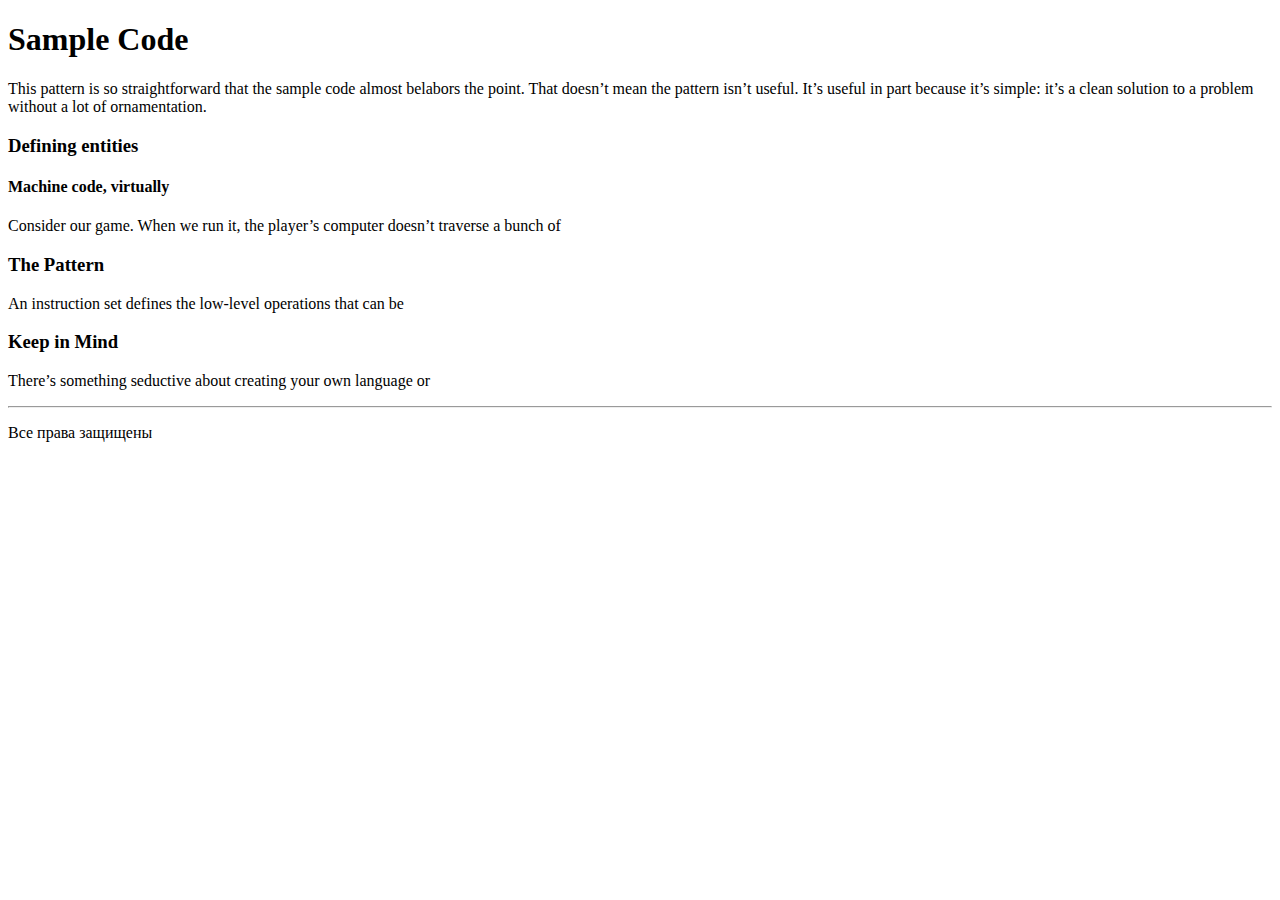
<file: html_css/HomeWork-1/index.html>
<!DOCTYPE html>
<html lang="en">

<head>
    <meta charset="UTF-8">
    <meta name="viewport" content="width=device-width, initial-scale=1.0">
    <title>Document</title>
</head>

<body>
    <h1>Sample Code</h1>
    <p>This pattern is so straightforward that the sample code almost belabors
        the point. That doesn’t mean the pattern isn’t useful. It’s useful in
        part because it’s simple: it’s a clean solution to a problem without
        a lot of ornamentation.</p>
    <h3>Defining entities</h3>
    <h4>Machine code, virtually</h4>
    <p>Consider our game. When we run it, the player’s computer doesn’t traverse a
        bunch of</p>
    <h3>The Pattern</h3>
    <p>An instruction set defines the low-level operations that can be</p>
    <h3>Keep in Mind</h3>
    <p>There’s something seductive about creating your own language or</p>
    <hr>
    <p>Все права защищены</p>
</body>

</html>
</file>
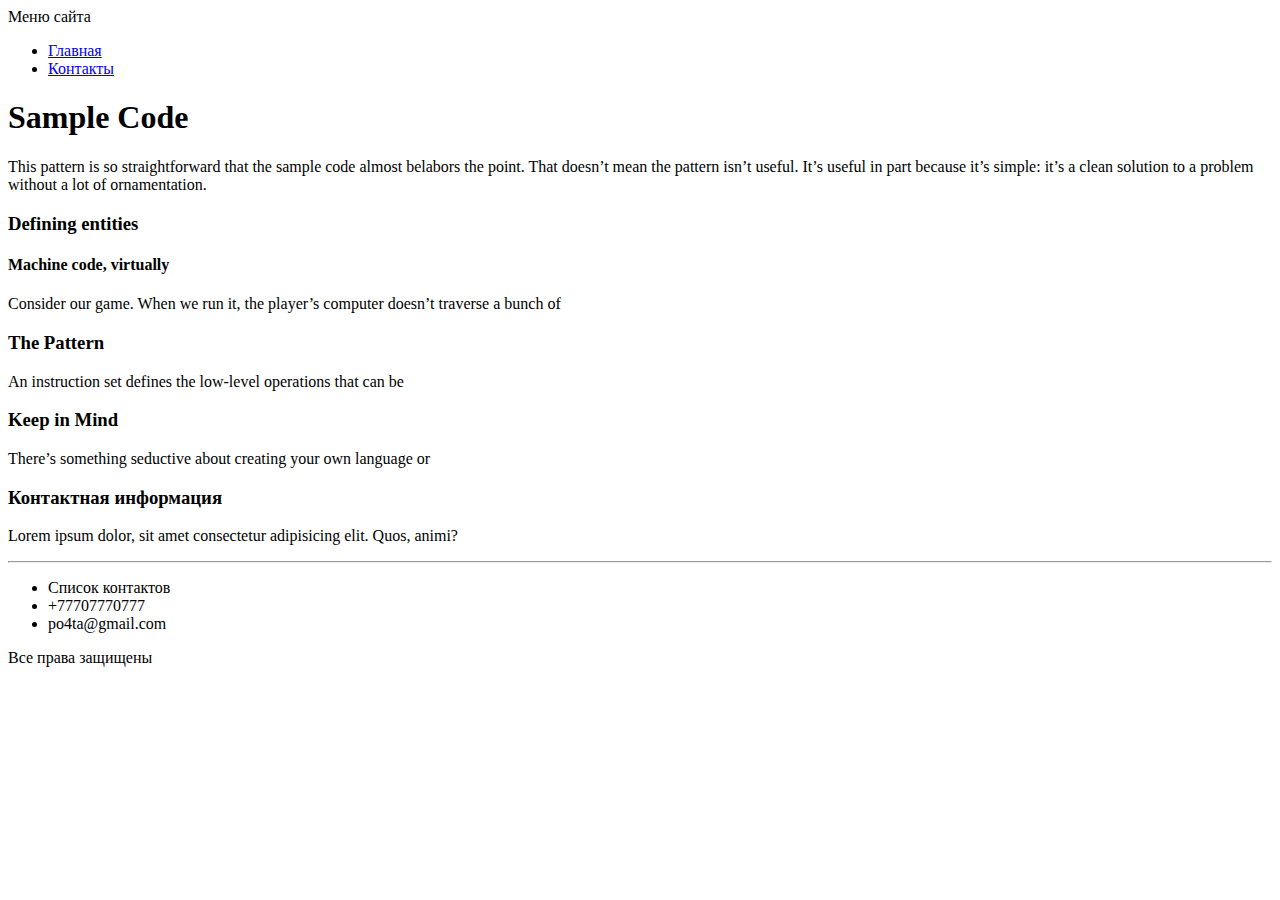
<file: html_css/HomeWork-2/index.html>
<!DOCTYPE html>
<html lang="en">

<head>
    <meta charset="UTF-8">
    <meta name="viewport" content="width=device-width, initial-scale=1.0">
    <title>Document</title>
</head>

<body>
    <header>
        Меню сайта
        <ul>
            <li><a href="index.html">Главная</a></li>
            <li><a href="contacts.html">Контакты</a></li>
        </ul>
    </header>
    <h1>Sample Code</h1>
    <p>This pattern is so straightforward that the sample code almost belabors
        the point. That doesn’t mean the pattern isn’t useful. It’s useful in
        part because it’s simple: it’s a clean solution to a problem without
        a lot of ornamentation.</p>
    <h3>Defining entities</h3>
    <h4>Machine code, virtually</h4>
    <p>Consider our game. When we run it, the player’s computer doesn’t traverse a
        bunch of</p>
    <h3>The Pattern</h3>
    <p>An instruction set defines the low-level operations that can be</p>
    <h3>Keep in Mind</h3>
    <p>There’s something seductive about creating your own language or</p>
    <footer>
        <h3>Контактная информация</h3>
        <p> Lorem ipsum dolor, sit amet consectetur adipisicing elit. Quos, animi?</p>
        <hr>
        <ul>
            <li>Список контактов</li>
            <li>+77707770777</li>
            <li> po4ta@gmail.com</li>
        </ul>
        <p>Все права защищены</p>
    </footer>
</body>

</html>
</file>
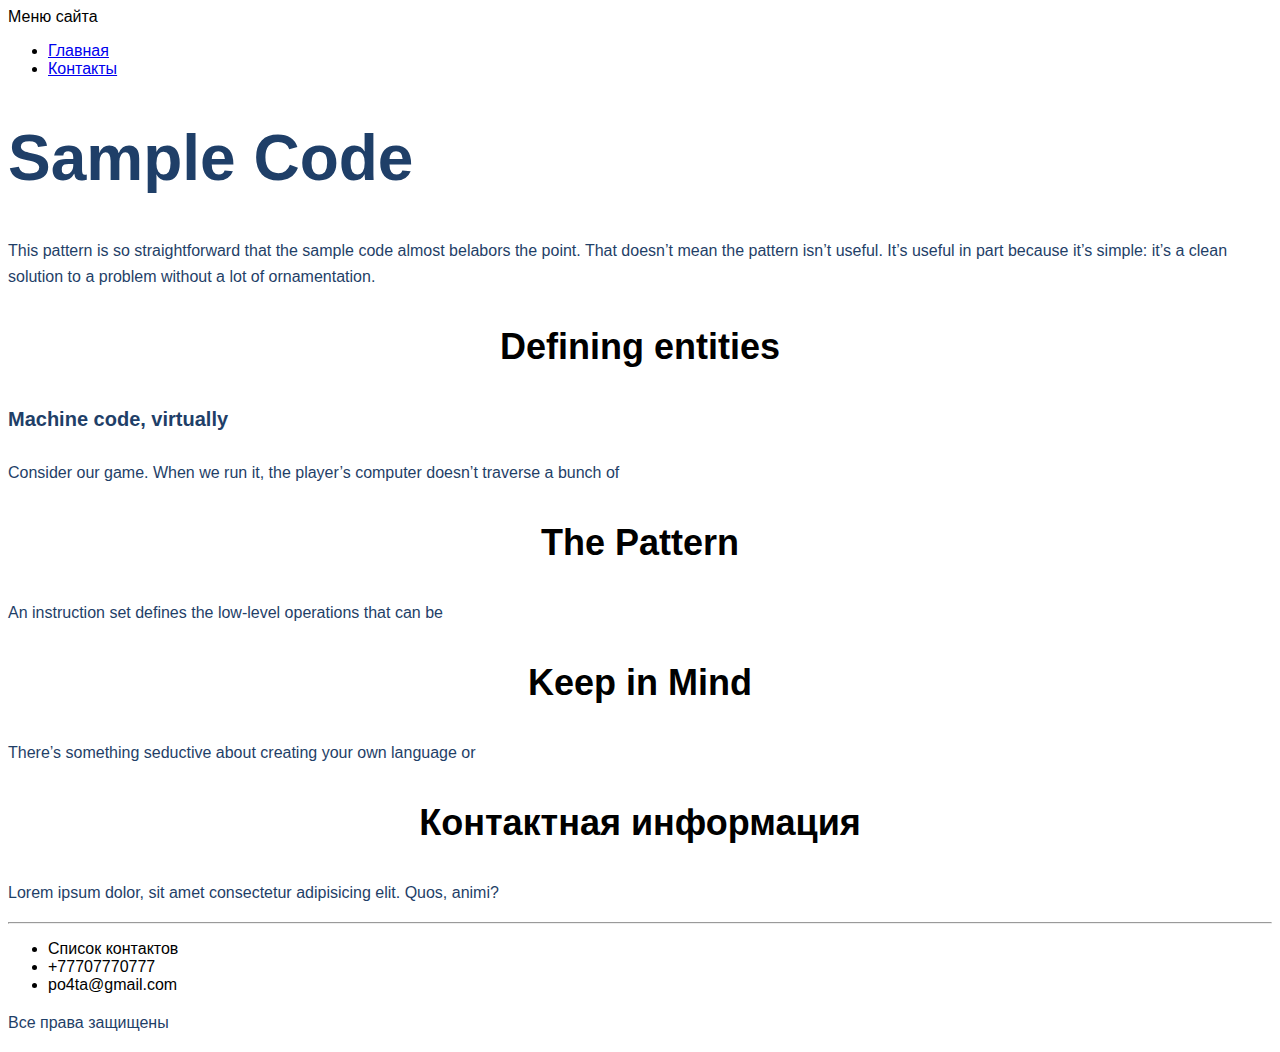
<file: html_css/HomeWork-3/index.html>
<!DOCTYPE html>
<html lang="en">

<head>
    <meta charset="UTF-8">
    <meta name="viewport" content="width=device-width, initial-scale=1.0">
    <title>Document</title>
    <link rel="stylesheet" href="style.css">
</head>

<body>
    <header>
        Меню сайта
        <ul>
            <li><a href="index.html">Главная</a></li>
            <li><a href="contacts.html">Контакты</a></li>
        </ul>
    </header>
    <h1 class="mainHeading">Sample Code</h1>
    <p class="paragraph"> This pattern is so straightforward that the sample code almost belabors
        the point. That doesn’t mean the pattern isn’t useful. It’s useful in
        part because it’s simple: it’s a clean solution to a problem without
        a lot of ornamentation.</p>
    <h3 class="thirdHeading">Defining entities</h3>
    <h4 class="fourthHeading">Machine code, virtually</h4>
    <p class="paragraph"> Consider our game. When we run it, the player’s computer doesn’t traverse a
        bunch of</p>
    <h3 class="thirdHeading">The Pattern</h3>
    <p class="paragraph">An instruction set defines the low-level operations that can be</p>
    <h3 class="thirdHeading">Keep in Mind</h3>
    <p class="paragraph">There’s something seductive about creating your own language or</p>
    <footer>
        <h3 class="thirdHeading">Контактная информация</h3>
        <p class="paragraph"> Lorem ipsum dolor, sit amet consectetur adipisicing elit. Quos, animi?</p>
        <hr>
        <ul>
            <li>Список контактов</li>
            <li>+77707770777</li>
            <li> po4ta@gmail.com</li>
        </ul>
        <p class="paragraph">Все права защищены</p>
    </footer>
</body>

</html>
</file>
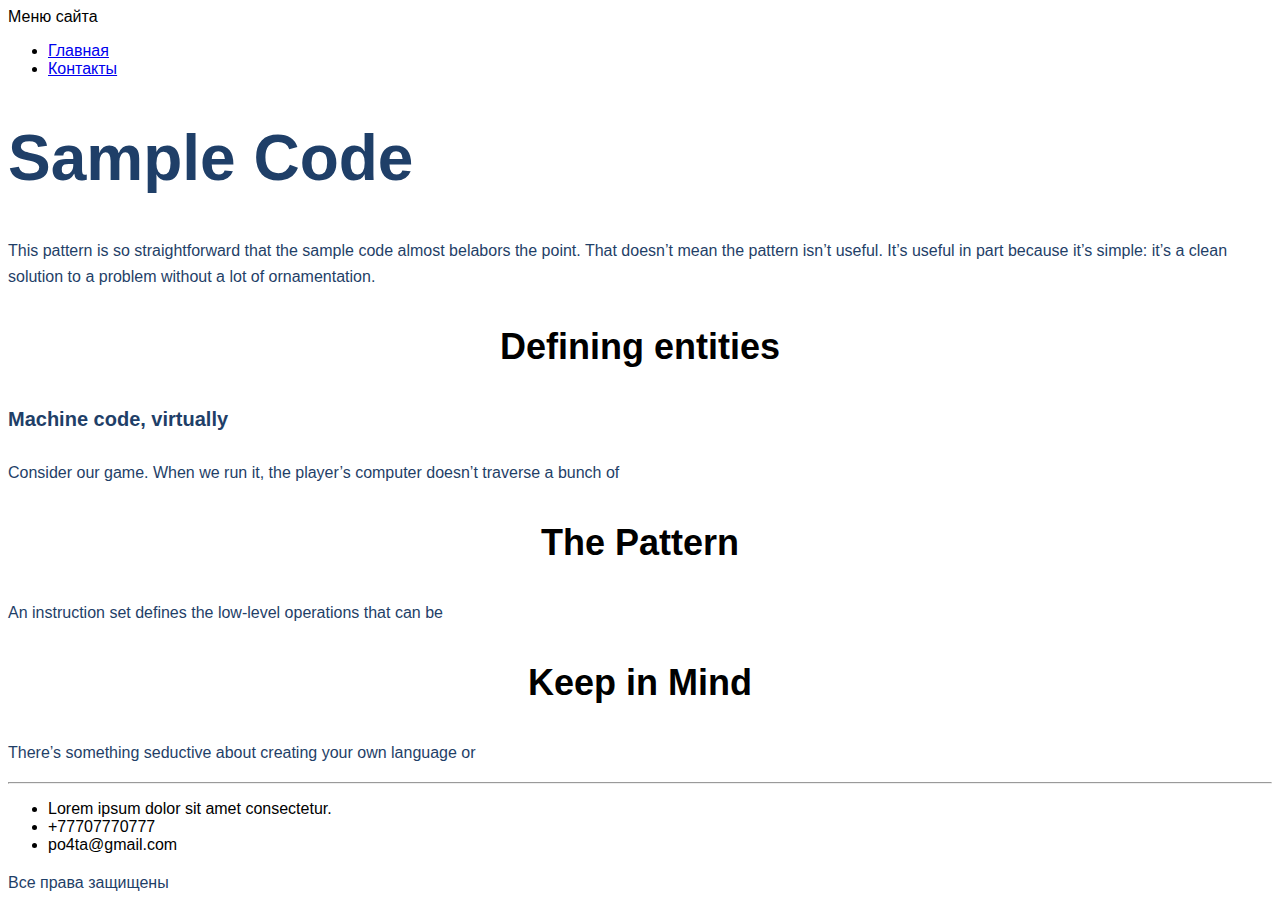
<file: html_css/HomeWork-4/index.html>
<!DOCTYPE html>
<html lang="en">

<head>
    <meta charset="UTF-8">
    <meta name="viewport" content="width=device-width, initial-scale=1.0">
    <title>Document</title>
    <link rel="stylesheet" href="style.css">
</head>

<body>

    <div class="topblock">
        Меню сайта
        <ul class="listStyle">
            <li><a href="index.html">Главная</a></li>
            <li><a href="contacts.html">Контакты</a></li>
        </ul>
        <div class="top_info">
            <h1 class="mainHeading">Sample Code</h1>
            <p class="paragraph"> This pattern is so straightforward that the sample code almost belabors
                the point. That doesn’t mean the pattern isn’t useful. It’s useful in
                part because it’s simple: it’s a clean solution to a problem without
                a lot of ornamentation.</p>
        </div>
    </div>

    <div class="what-we-do">
        <h3 class="thirdHeading">Defining entities</h3>
        <div class="card">
            <h4 class="fourthHeading">Machine code, virtually</h4>
            <p class="paragraph"> Consider our game. When we run it, the player’s computer doesn’t traverse a
                bunch of</p>
        </div>
    </div>

    <div class="project">
        <h3 class="thirdHeading">The Pattern</h3>
        <p class="paragraph">An instruction set defines the low-level operations that can be</p>
    </div>
    <div class="footer">
        <div class="footer__top">
            <div class="footer__text">
                <h3 class="thirdHeading">Keep in Mind</h3>
                <p class="paragraph">There’s something seductive about creating your own language or</p>
            </div>
        </div>
        <hr>
        <div class="footer__bottom">
            <ul class="footer__info">
                <li>Lorem ipsum dolor sit amet consectetur.</li>
                <li>+77707770777</li>
                <li> po4ta@gmail.com</li>
            </ul>
            <div class="footer__copy">
                <p class="paragraph">Все права защищены</p>
            </div>
        </div>
    </div>

</body>

</html>
</file>
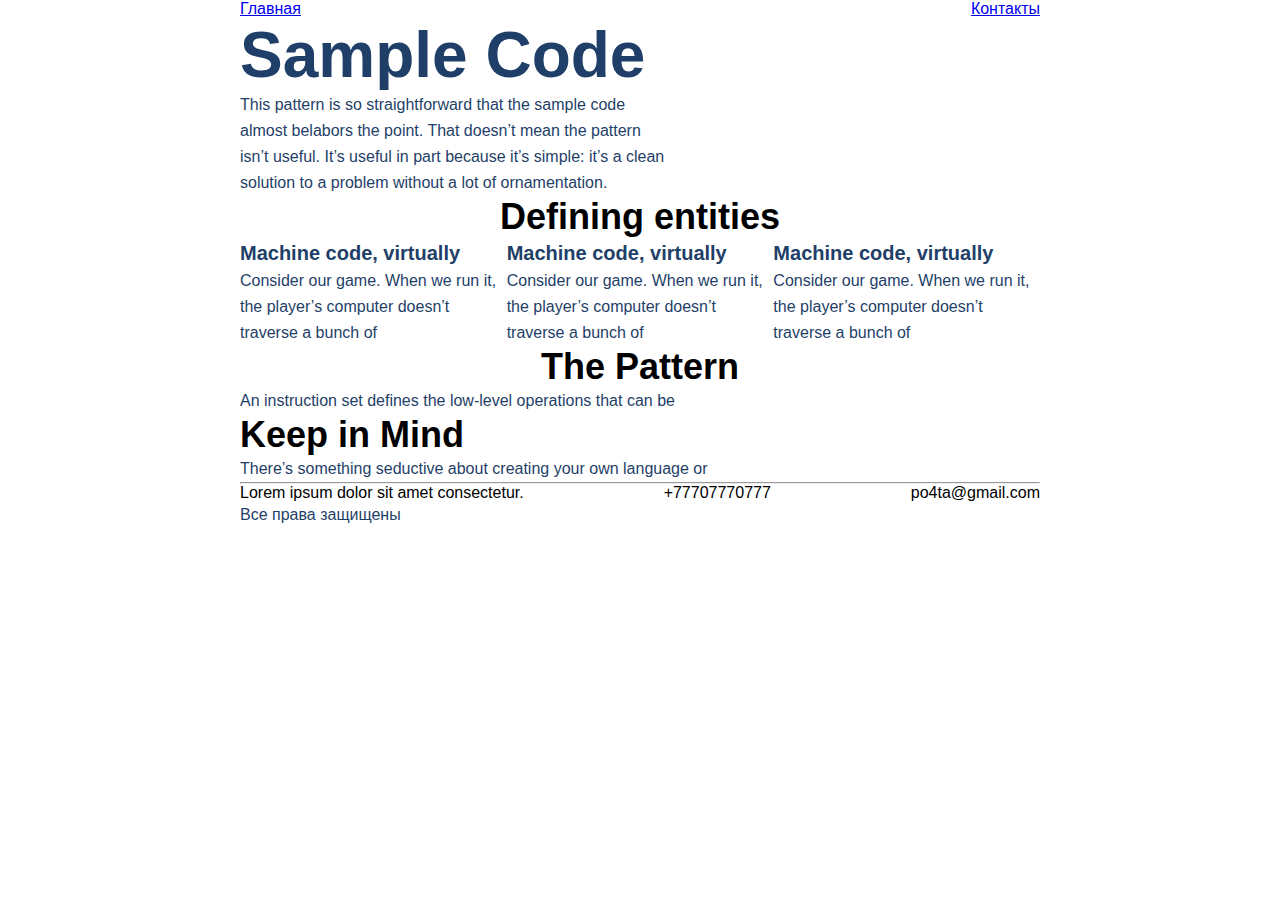
<file: html_css/HomeWork-5/index.html>
<!DOCTYPE html>
<html lang="en">

<head>
    <meta charset="UTF-8">
    <meta name="viewport" content="width=device-width, initial-scale=1.0">
    <title>Document</title>
    <link rel="stylesheet" href="style.css">
</head>

<body>
    <div class="top">
        <div class="container">
            <ul class="header">
                <li><a href="index.html">Главная</a></li>
                <li><a href="contacts.html">Контакты</a></li>
            </ul>
            <div class="top_info">
                <h1 class="mainHeading">Sample Code</h1>
                <p class="paragraph paragraphH1 "> This pattern is so straightforward that the sample code almost
                    belabors
                    the point. That doesn’t mean the pattern isn’t useful. It’s useful in
                    part because it’s simple: it’s a clean solution to a problem without
                    a lot of ornamentation.</p>
            </div>
        </div>
    </div>
    <div class="what-we-do container">
        <h3 class="thirdHeading">Defining entities</h3>
        <div class="card-box">
            <div class="card">
                <h4 class="fourthHeading">Machine code, virtually</h4>
                <p class="paragraph"> Consider our game. When we run it, the player’s computer doesn’t traverse a
                    bunch of</p>
            </div>
            <div class="card">
                <h4 class="fourthHeading">Machine code, virtually</h4>
                <p class="paragraph"> Consider our game. When we run it, the player’s computer doesn’t traverse a
                    bunch of</p>
            </div>
            <div class="card">
                <h4 class="fourthHeading">Machine code, virtually</h4>
                <p class="paragraph"> Consider our game. When we run it, the player’s computer doesn’t traverse a
                    bunch of</p>
            </div>
        </div>
    </div>
    <div class="project container">
        <h3 class="thirdHeading">The Pattern</h3>
        <p class="paragraph">An instruction set defines the low-level operations that can be</p>
    </div>
    <div class="footer">
        <div class="container">
            <div class="footer__top">
                <div class="footer__text">
                    <h3 class="thirdHeading thirdHeadingFooter">Keep in Mind</h3>
                    <p class="paragraph">There’s something seductive about creating your own language or</p>
                </div>
            </div>
            <hr>
            <div class="footer__bottom">
                <ul class="footer__info">
                    <li>Lorem ipsum dolor sit amet consectetur.</li>
                    <li>+77707770777</li>
                    <li> po4ta@gmail.com</li>
                </ul>
                <div class="footer__copy">
                    <p class="paragraph">Все права защищены</p>
                </div>
            </div>
        </div>
    </div>
</body>

</html>
</file>
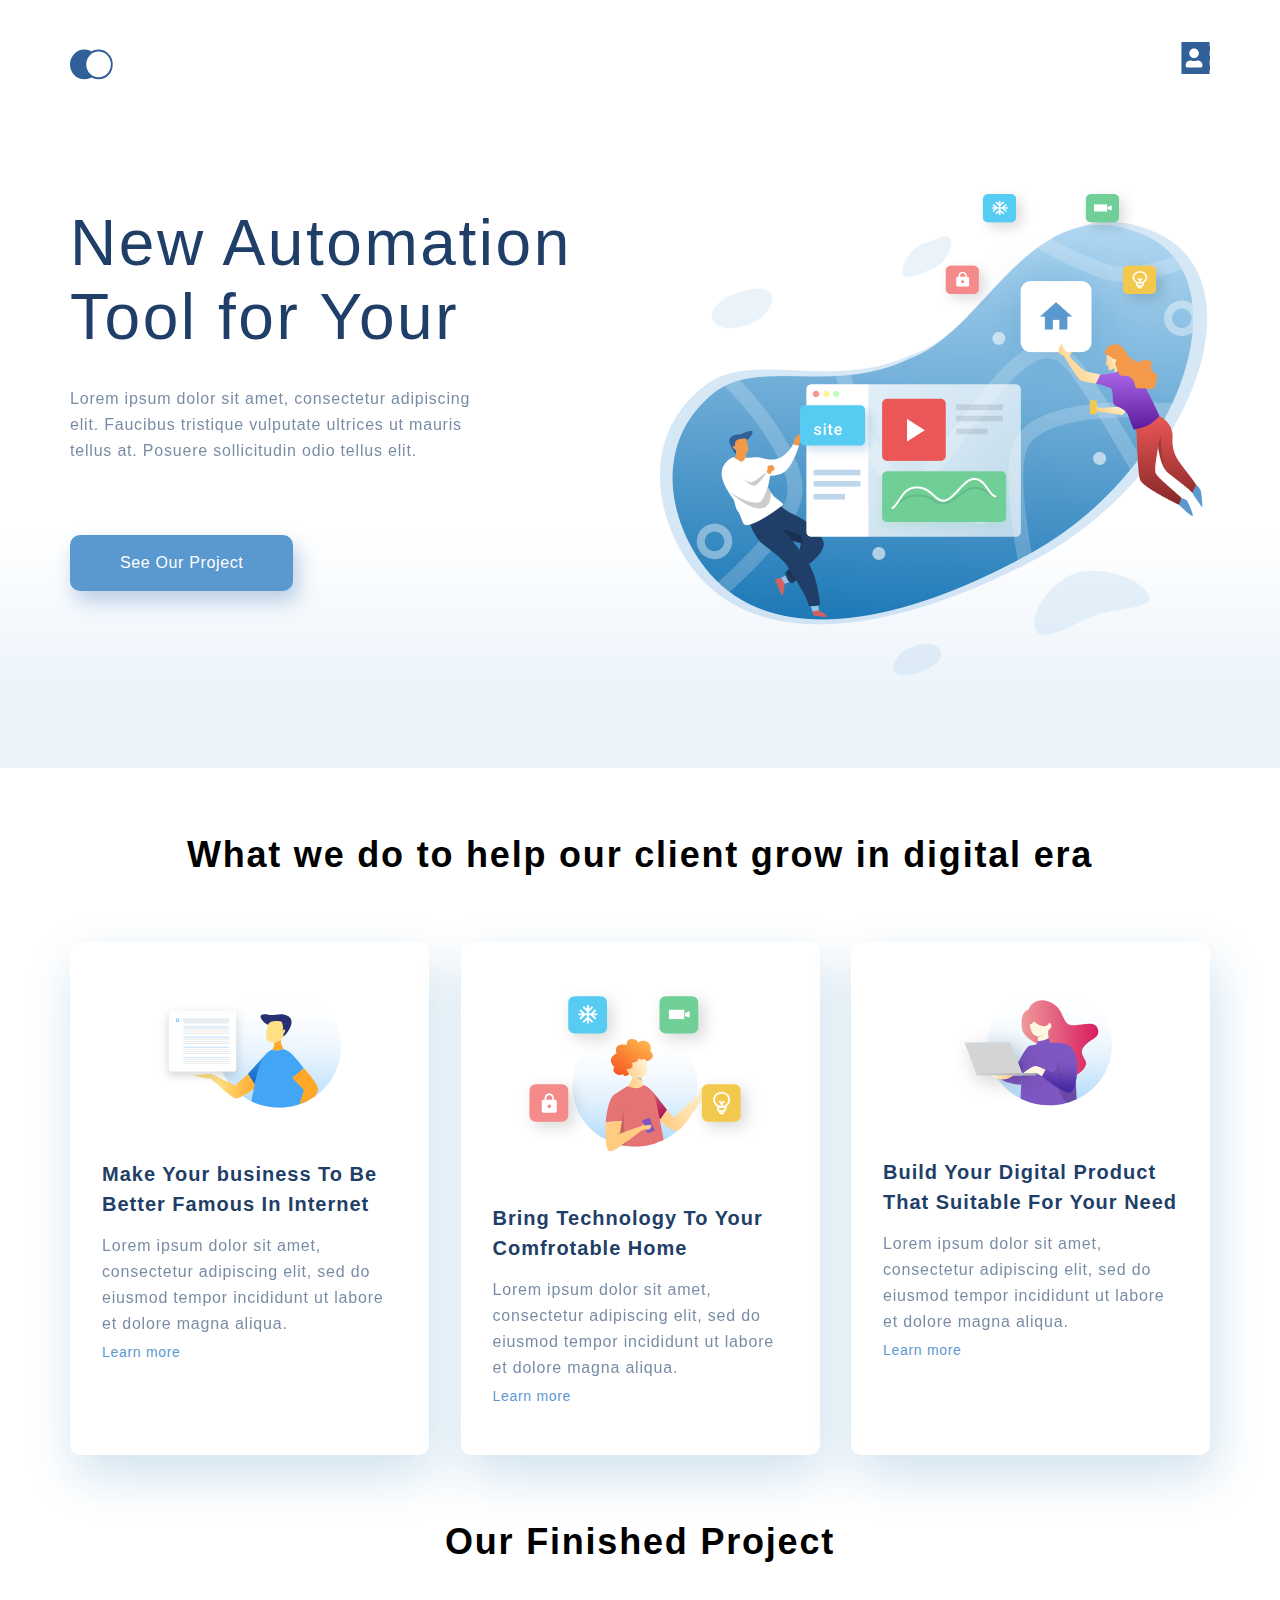
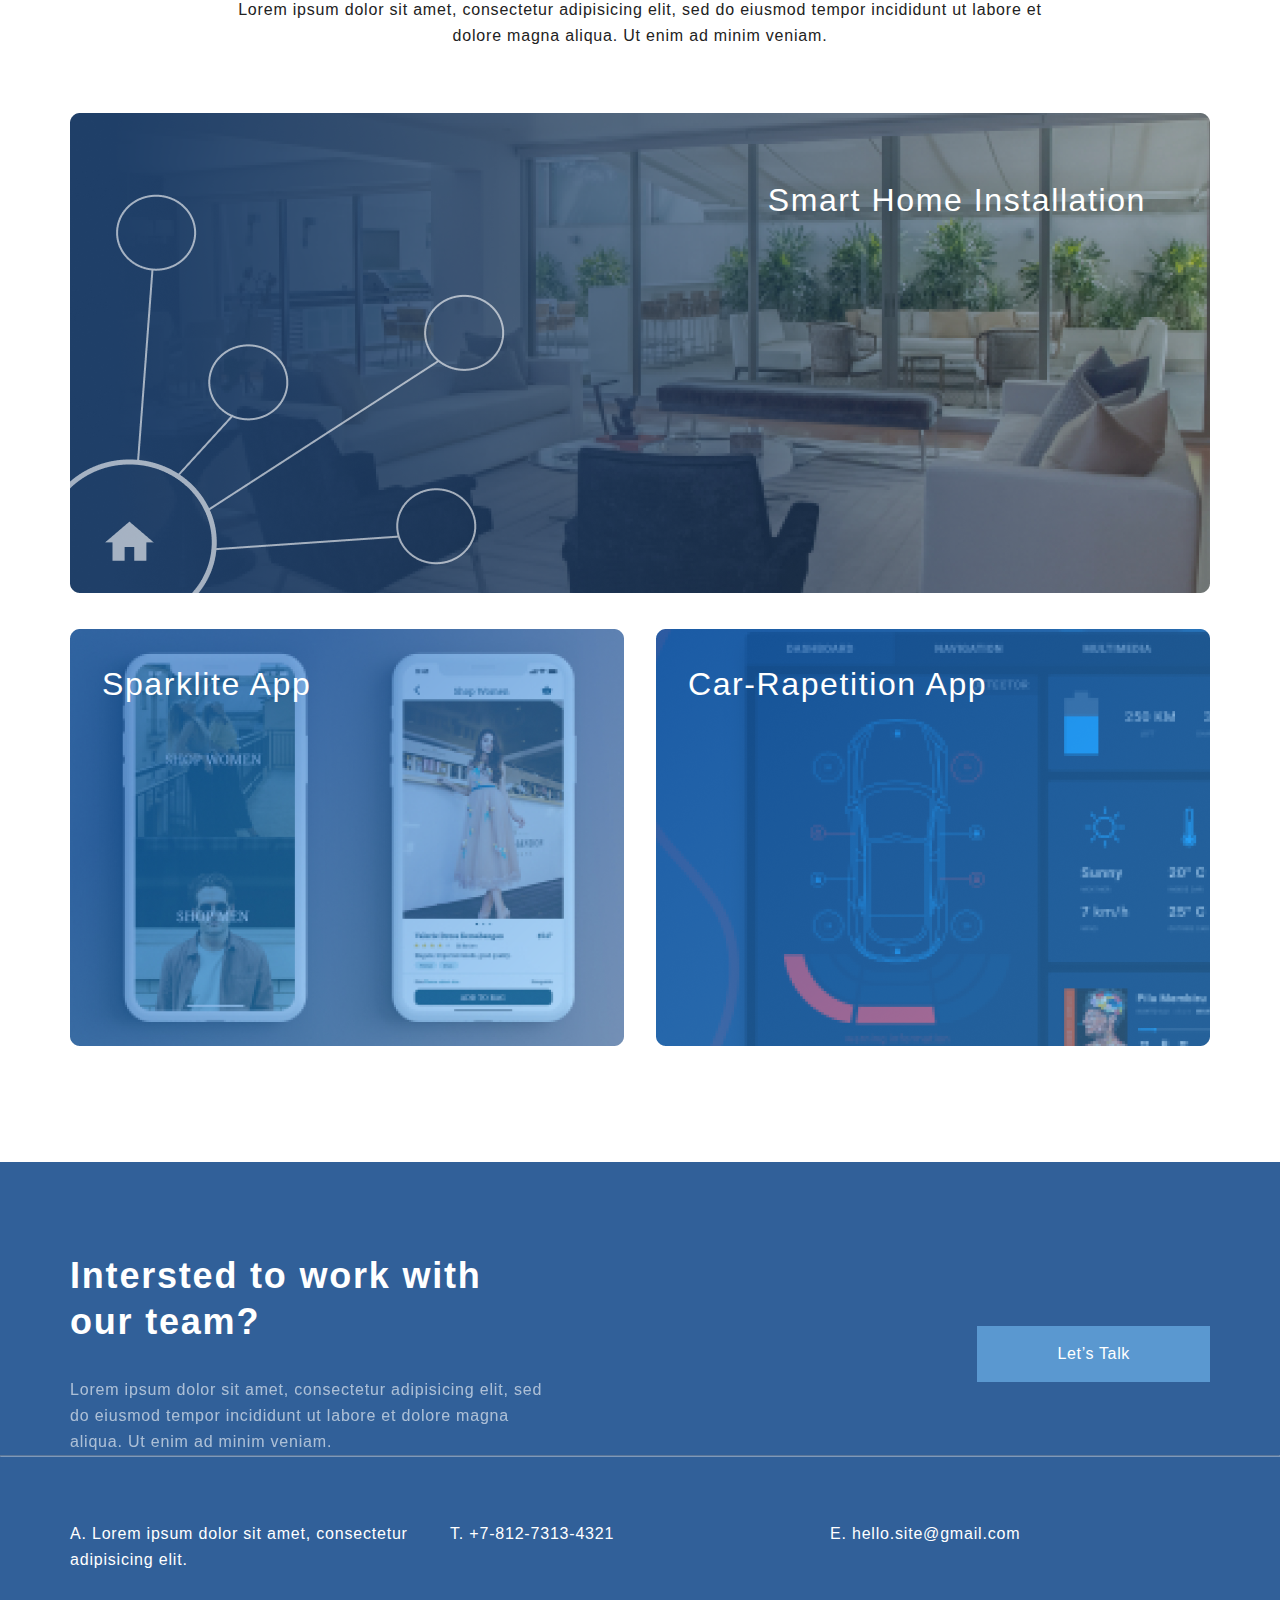
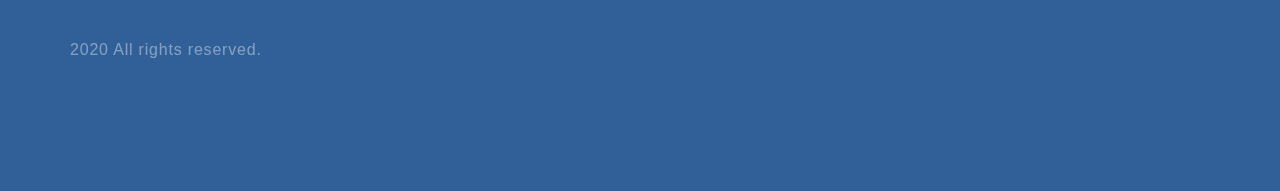
<file: html_css/HomeWork-6/index.html>
<!DOCTYPE html>
<html lang="en">

<head>
    <meta charset="UTF-8">
    <meta name="viewport" content="width=device-width, initial-scale=1.0">
    <title>Document</title>
    <link rel="stylesheet" href="style.css">
</head>

<body>
    <div class="top">
        <div class="container top__box">
            <ul class="header">
                <li><a href="index.html"><img src="img/logo.svg" alt="logo"></a></li>
                <li><a href="contacts.html"><img src="img/ic_menu.svg" alt="contacts"></a></li>
            </ul>
            <div class="top_info">
                <h1 class="mainHeading">New Automation
                    Tool for Your </h1>
                <p class="paragraph paragraphH1 "> Lorem ipsum
                    dolor sit amet, consectetur adipiscing elit.
                    Faucibus tristique vulputate ultrices ut mauris
                    tellus at. Posuere sollicitudin odio tellus elit.</p>
                <a href="#" class="top_button">See Our Project</a>
            </div>
        </div>
    </div>
    <div class="container what-we-do ">
        <h3 class="thirdHeading">What we do to help our client grow in digital era</h3>
        <div class="card-box">
            <div class="card">
                <img class="card_img" src="img/card_1.svg" alt="card-1">
                <h4 class="fourthHeading">Make Your business To Be
                    Better Famous In Internet</h4>
                <p class="paragraph"> Lorem ipsum dolor sit amet, consectetur adipiscing elit, sed do eiusmod tempor
                    incididunt ut labore et dolore magna aliqua. </p>
                <a class="card__link" href="#">Learn more</a>
            </div>
            <div class="card">
                <img class="card_img" src="img/card-2.svg" alt="card-2">
                <h4 class="fourthHeading">Bring Technology To Your
                    Comfrotable Home</h4>
                <p class="paragraph"> Lorem ipsum dolor sit amet, consectetur adipiscing elit, sed do eiusmod tempor
                    incididunt ut labore et dolore magna aliqua. </p>
                <a class="card__link" href="#">Learn more</a>
            </div>
            <div class="card">
                <img class="card_img" src="img/card_3.svg" alt="card-3">
                <h4 class="fourthHeading">Build Your Digital Product
                    That Suitable For Your Need</h4>
                <p class="paragraph"> Lorem ipsum dolor sit amet, consectetur adipiscing elit, sed do eiusmod tempor
                    incididunt ut labore et dolore magna aliqua. </p>
                <a class="card__link" href="#">Learn more</a>
            </div>
        </div>
    </div>
    <div class="project container">
        <h3 class="thirdHeading">Our Finished Project</h3>
        <p class="paragraph text__project">Lorem ipsum dolor sit amet, consectetur adipisicing elit, sed do eiusmod
            tempor incididunt ut labore et dolore magna aliqua. Ut enim ad minim veniam.</p>
        <div class="project_item">
            <img class="project__img" src="img/photo-1.png" alt="photo-1">
            <p class="project__text">Smart Home Installation</p>
        </div>
        <div class="project__parent">
            <div class="project_item project_item_margin">
                <img class="project__img" src="img/photo-2.png" alt="photo-2">
                <p class="project__text project__text_mini">Sparklite App</p>
            </div>
            <div class="project_item">
                <img class="project__img" src="img/photo-3.png" alt="photo-3">
                <p class="project__text project__text_mini">Car-Rapetition App</p>
            </div>
        </div>
    </div>
    <div class="footer">
        <div class="container">
            <div class="footer__top">
                <div class="footer__text">
                    <h3 class="thirdHeading thirdHeadingFooter">Intersted to work
                        with our team?</h3>
                    <p class="paragraph paragraph__footer">Lorem ipsum dolor sit amet, consectetur adipisicing elit, sed
                        do eiusmod tempor
                        incididunt ut labore et dolore magna aliqua. Ut enim ad minim veniam.</p>
                </div>
                <a href="#" class="footer__button">Let’s Talk</a>
            </div>
        </div>
        <hr>
        <div class="container">
            <div class="footer__bottom">
                <ul class="footer__info">
                    <li class="footer__list">A. Lorem ipsum dolor sit amet, consectetur adipisicing elit.</li>
                    <li class="footer__list">T. +7-812-7313-4321</li>
                    <li class="footer__list">E. hello.site@gmail.com</li>
                </ul>
                <div class="footer__copy">
                    <p class="paragraph footer__copy__text">2020 All rights reserved.</p>
                </div>
            </div>
        </div>
    </div>
</body>

</html>
</file>
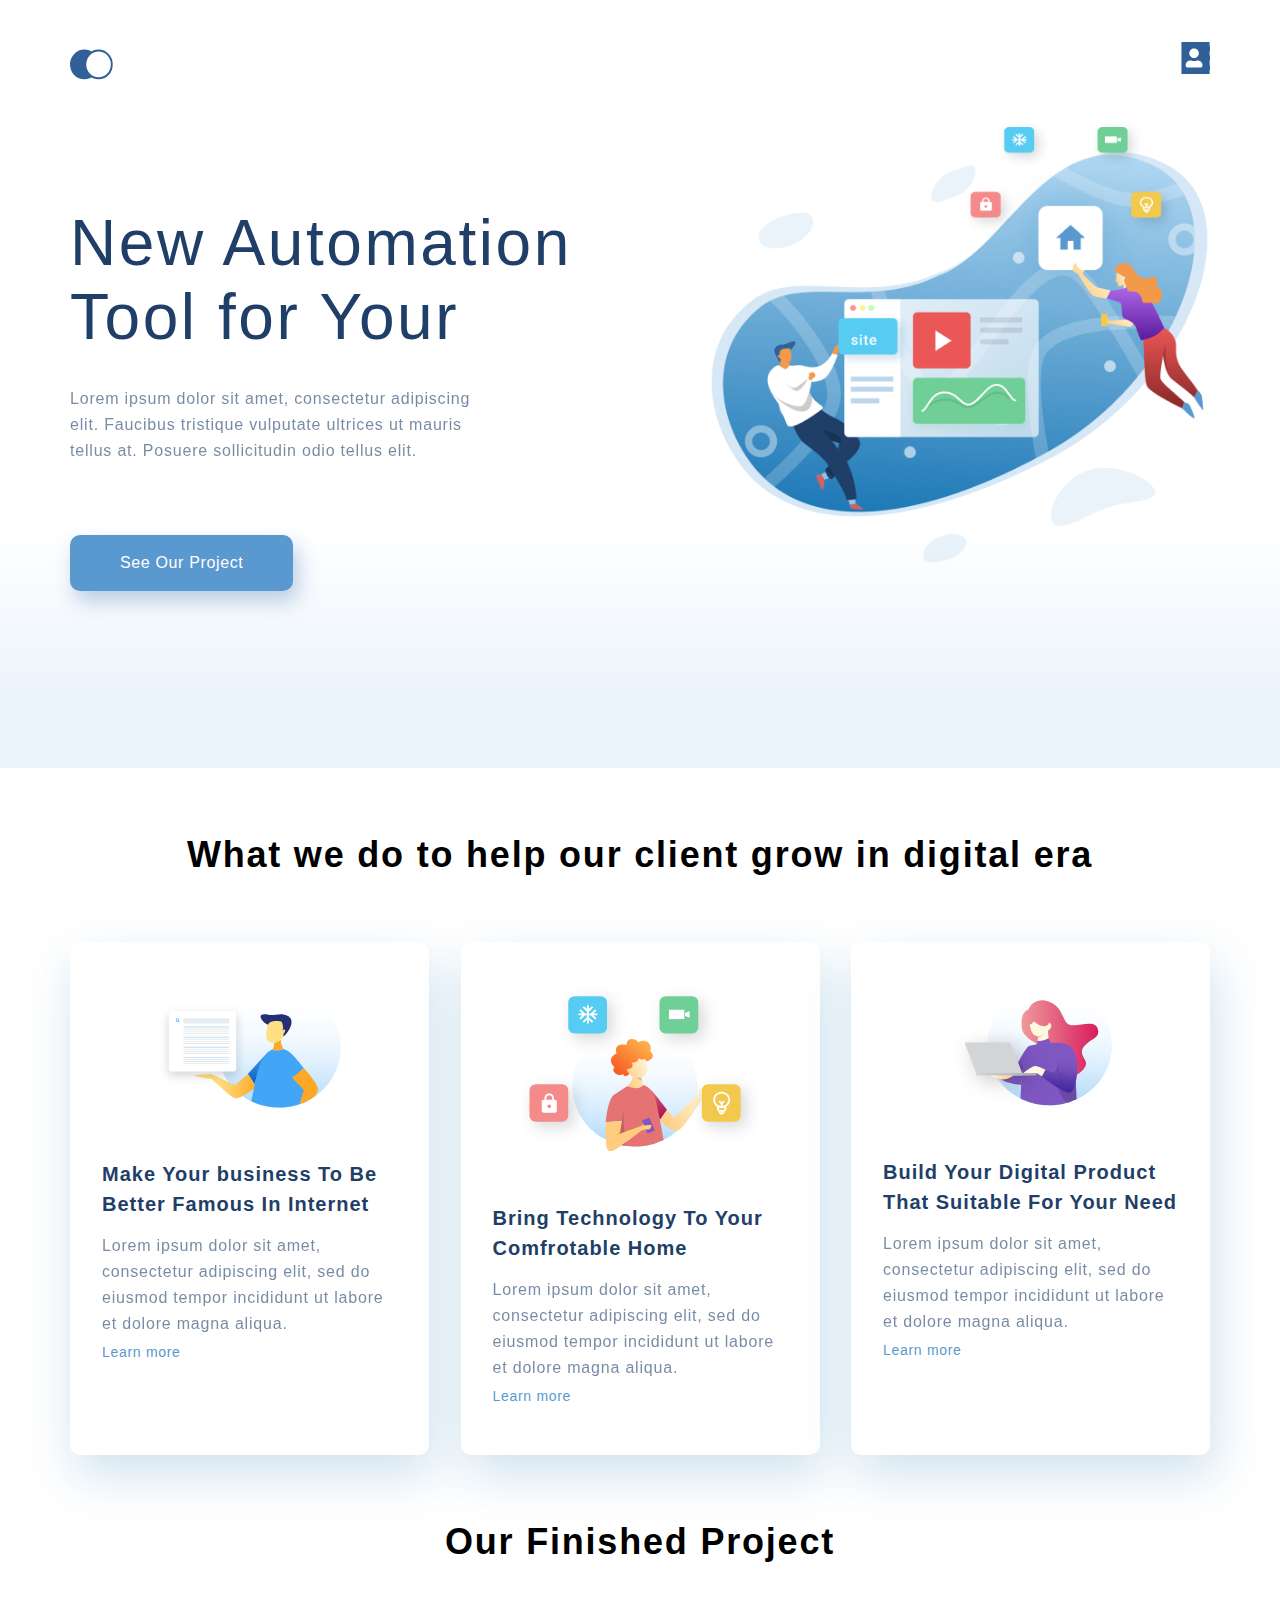
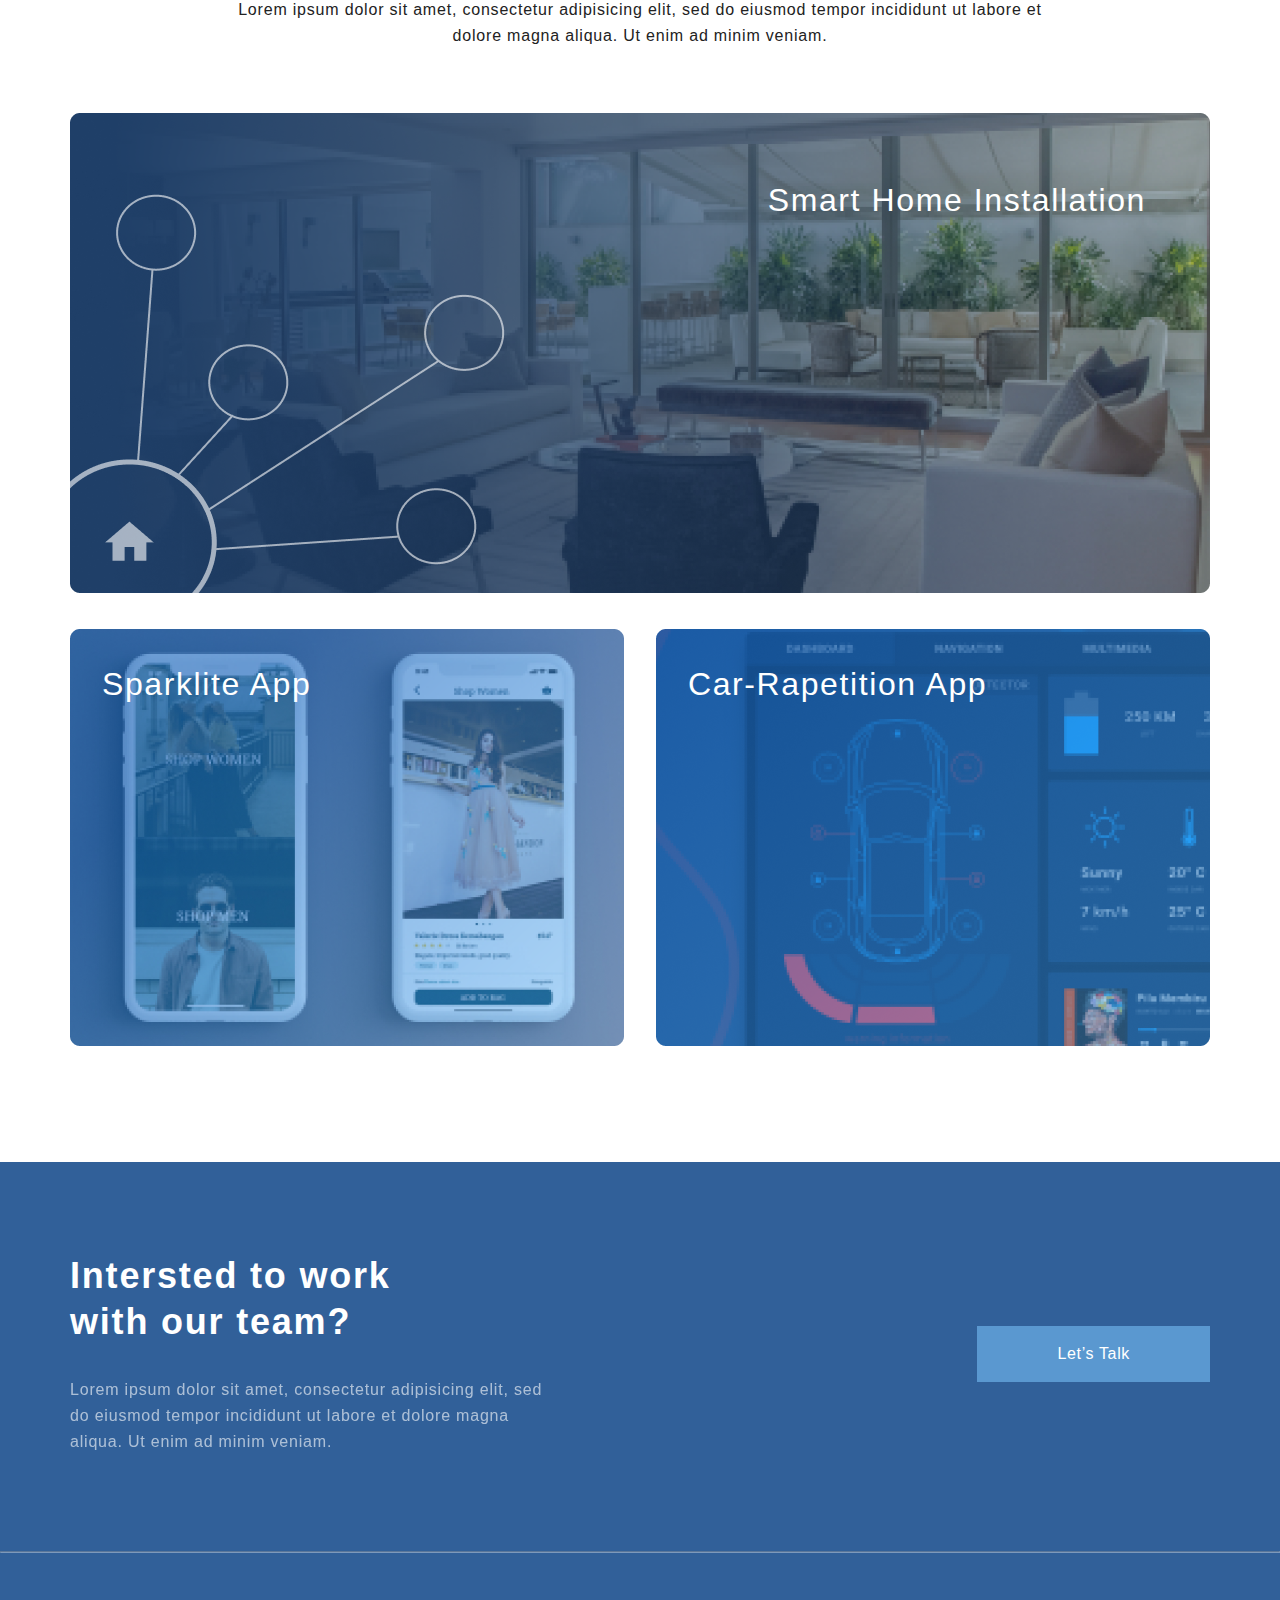
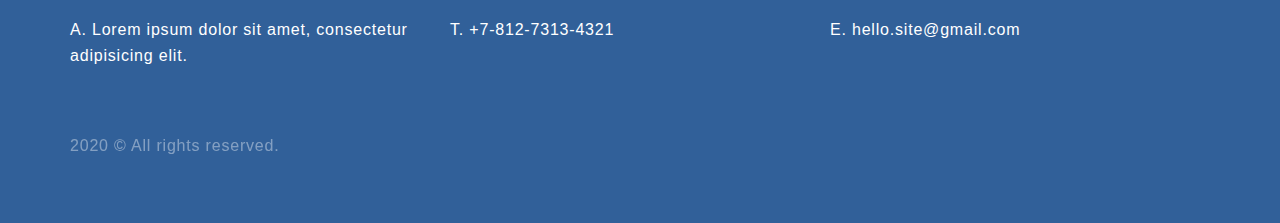
<file: html_css/HomeWork-7-2.0/index.html>
<!DOCTYPE html>
<html lang="en">

<head>
    <meta charset="UTF-8">
    <meta name="viewport" content="width=device-width, initial-scale=1.0">
    <title>Document</title>
    <link rel="stylesheet" href="style.css">
</head>

<body>
    <div class="top">
        <div class="container top__box">
            <ul class="header">
                <li><a href="index.html"><img src="img/logo.svg" alt="logo"></a></li>
                <li><a href="contacts.html"><img src="img/ic_menu.svg" alt="contacts"></a></li>
            </ul>
            <div class="top_info">
                <h1 class="mainHeading">New Automation
                    Tool for Your </h1>
                <p class="paragraph paragraphH1 "> Lorem ipsum
                    dolor sit amet, consectetur adipiscing elit.
                    Faucibus tristique vulputate ultrices ut mauris
                    tellus at. Posuere sollicitudin odio tellus elit.</p>
                <a href="#" class="top_button">See Our Project</a>
            </div>
        </div>
    </div>
    <div class="container what-we-do ">
        <h3 class="thirdHeading">What we do to help our client grow in digital era</h3>
        <div class="card-box">
            <div class="card">
                <img class="card_img" src="img/card_1.svg" alt="card-1">
                <h4 class="fourthHeading">Make Your business To Be
                    Better Famous In Internet</h4>
                <p class="paragraph"> Lorem ipsum dolor sit amet, consectetur adipiscing elit, sed do eiusmod tempor
                    incididunt ut labore et dolore magna aliqua. </p>
                <a class="card__link" href="#">Learn more</a>
            </div>
            <div class="card">
                <img class="card_img" src="img/card-2.svg" alt="card-2">
                <h4 class="fourthHeading">Bring Technology To Your
                    Comfrotable Home</h4>
                <p class="paragraph"> Lorem ipsum dolor sit amet, consectetur adipiscing elit, sed do eiusmod tempor
                    incididunt ut labore et dolore magna aliqua. </p>
                <a class="card__link" href="#">Learn more</a>
            </div>
            <div class="card">
                <img class="card_img" src="img/card_3.svg" alt="card-3">
                <h4 class="fourthHeading">Build Your Digital Product
                    That Suitable For Your Need</h4>
                <p class="paragraph"> Lorem ipsum dolor sit amet, consectetur adipiscing elit, sed do eiusmod tempor
                    incididunt ut labore et dolore magna aliqua. </p>
                <a class="card__link" href="#">Learn more</a>
            </div>
        </div>
    </div>
    <div class="project container">
        <h3 class="thirdHeading">Our Finished Project</h3>
        <p class="paragraph text__project">Lorem ipsum dolor sit amet, consectetur adipisicing elit, sed do eiusmod
            tempor incididunt ut labore et dolore magna aliqua. Ut enim ad minim veniam.</p>
        <div class="project_item">
            <img class="project__img" src="img/photo-1.png" alt="photo-1">
            <p class="project__text">Smart Home Installation</p>
        </div>
        <div class="project__parent">
            <div class="project_item project_item_margin">
                <img class="project__img" src="img/photo-2.png" alt="photo-2">
                <p class="project__text project__text_mini">Sparklite App</p>
            </div>
            <div class="project_item">
                <img class="project__img" src="img/photo-3.png" alt="photo-3">
                <p class="project__text project__text_mini">Car-Rapetition App</p>
            </div>
        </div>
    </div>
    <div class="footer">
        <div class="container">
            <div class="footer__top">
                <div class="footer__text">
                    <h3 class="thirdHeading thirdHeadingFooter">Intersted to work with our team?</h3>
                    <p class="paragraph paragraph__footer">Lorem ipsum dolor sit amet, consectetur adipisicing elit, sed
                        do eiusmod tempor
                        incididunt ut labore et dolore magna aliqua. Ut enim ad minim veniam.</p>
                </div>
                <a href="#" class="footer__button">Let’s Talk</a>
            </div>
        </div>
        <hr>
        <div class="container">
            <div class="footer__bottom">
                <ul class="footer__info">
                    <li class="footer__list">A. Lorem ipsum dolor sit amet, consectetur adipisicing elit.</li>
                    <li class="footer__list">T. +7-812-7313-4321</li>
                    <li class="footer__list">E. hello.site@gmail.com</li>
                </ul>
                <div class="footer__copy">
                    <p class="paragraph footer__copy__text">2020 © All rights reserved.</p>
                </div>
            </div>
        </div>
    </div>
</body>

</html>
</file>
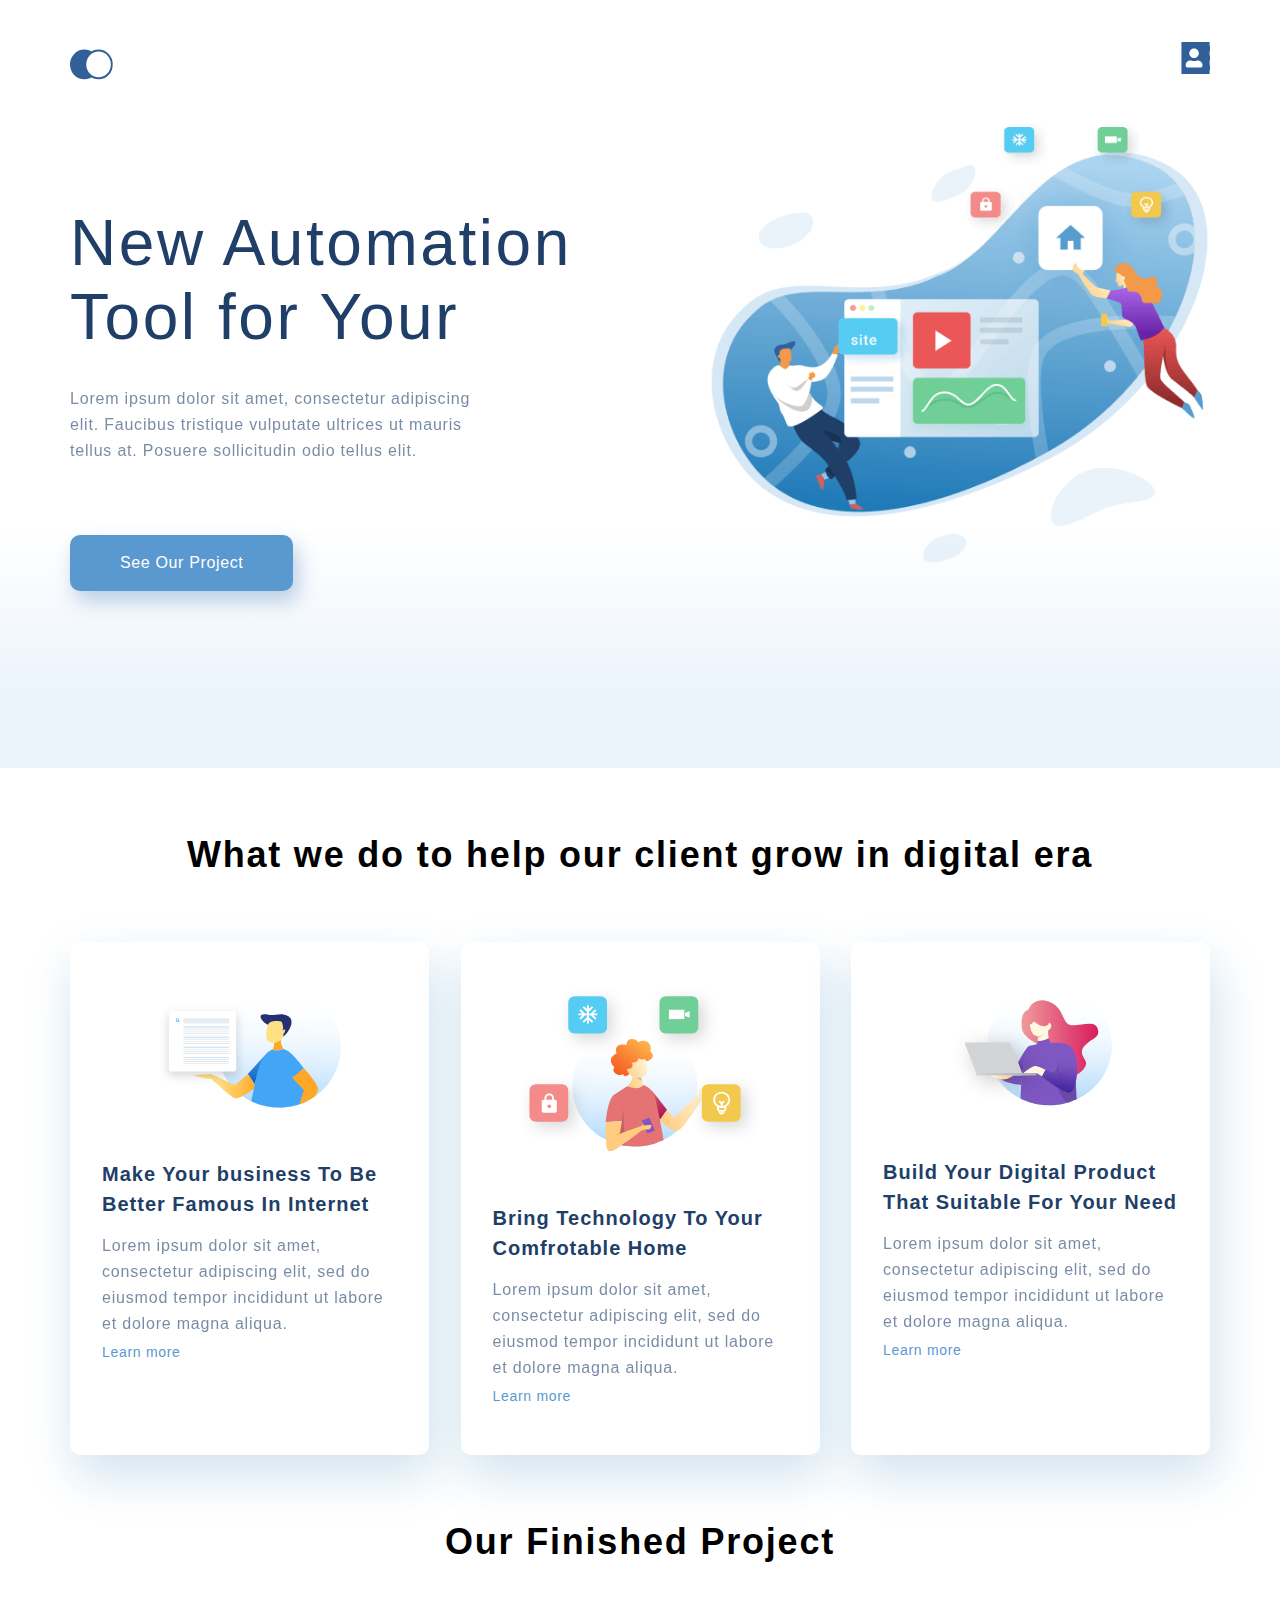
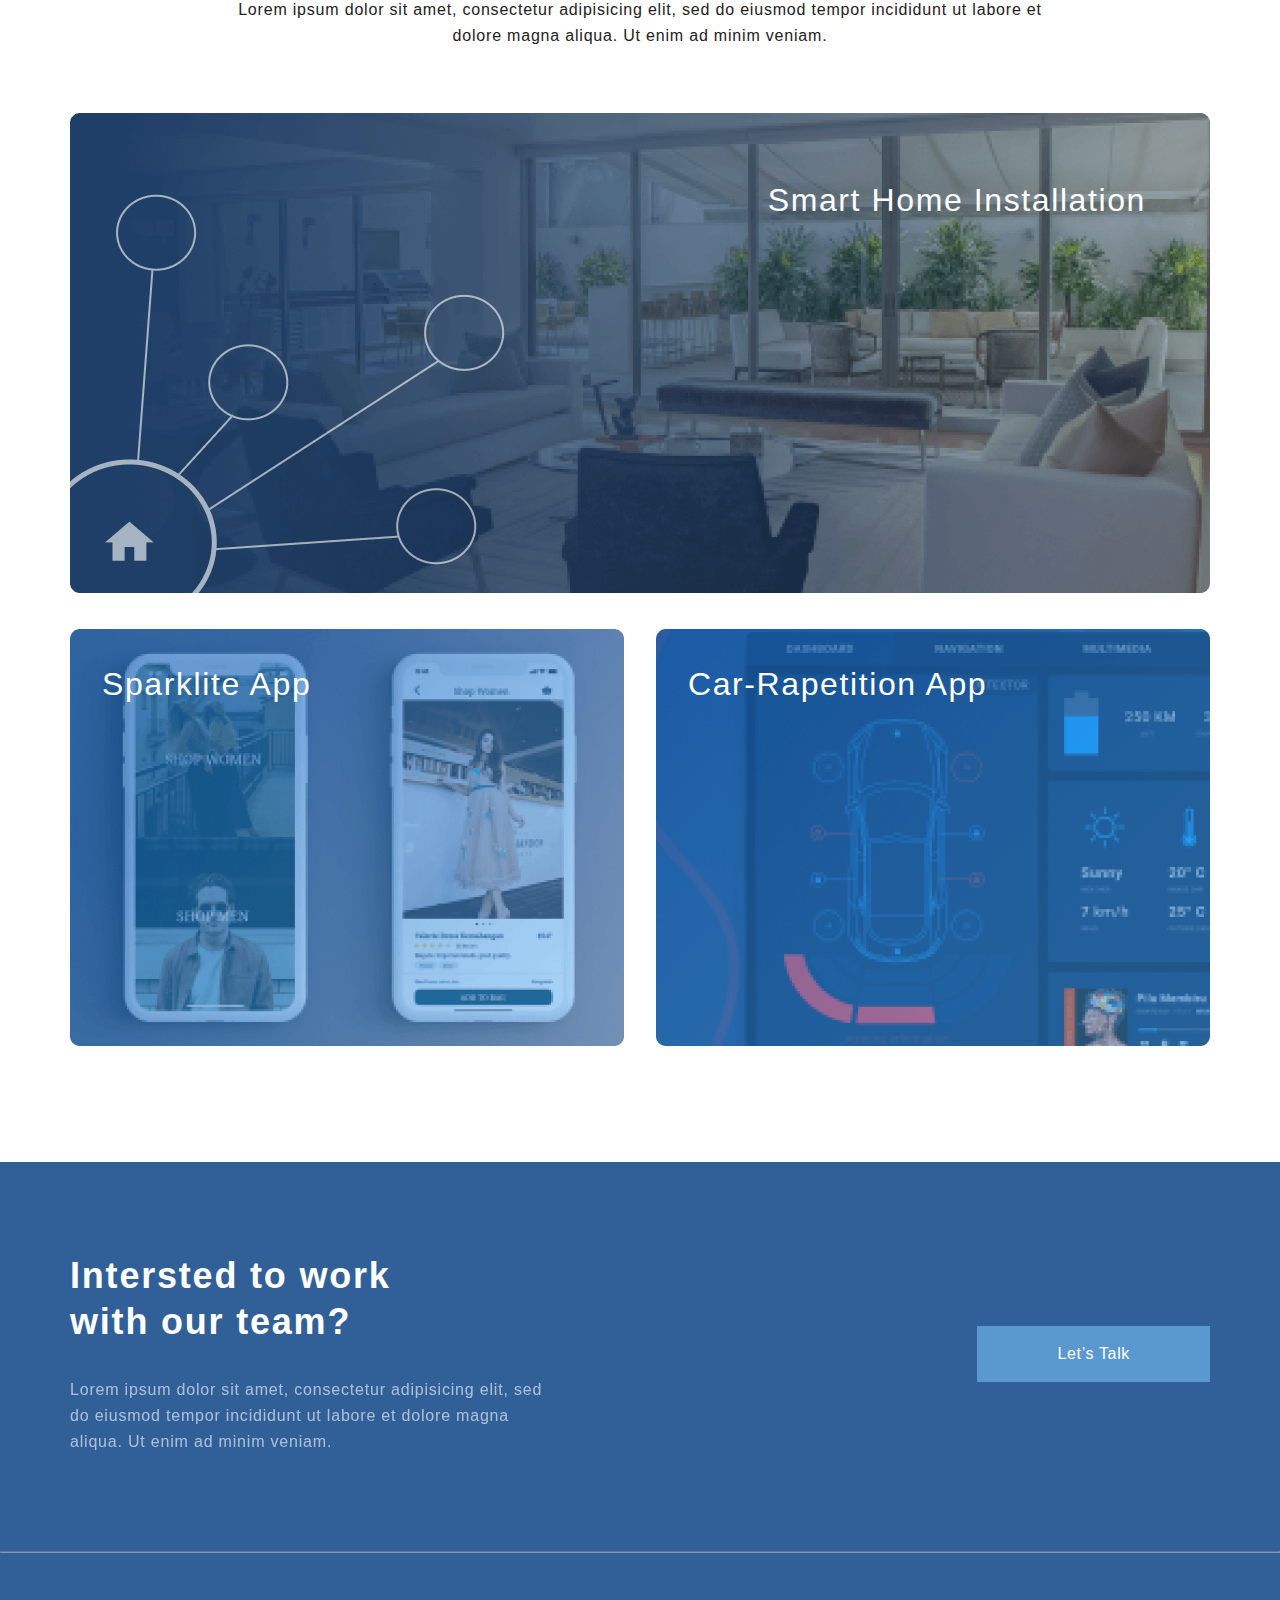
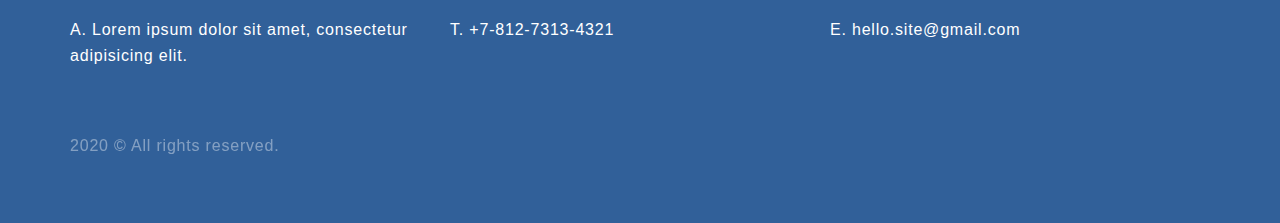
<file: html_css/HomeWork-8/index.html>
<!DOCTYPE html>
<html lang="en">

<head>
    <meta charset="UTF-8">
    <meta name="viewport" content="width=device-width, initial-scale=1.0">
    <title>Document</title>
    <link rel="stylesheet" href="style.css">
</head>

<body>
    <div class="top">
        <div class="top__box container">
            <ul class="header">
                <li><a href="index.html"><img src="img/logo.svg" alt="logo"></a></li>
                <li><a href="contacts.html"><img src="img/ic_menu.svg" alt="contacts"></a></li>
            </ul>
            <div class="top_info">
                <h1 class="mainHeading">New Automation
                    Tool for Your </h1>
                <p class="paragraph paragraphH1 "> Lorem ipsum
                    dolor sit amet, consectetur adipiscing elit.
                    Faucibus tristique vulputate ultrices ut mauris
                    tellus at. Posuere sollicitudin odio tellus elit.</p>
                <a href="#" class="top_button">See Our Project</a>
            </div>
        </div>
    </div>

    <div class="container what-we-do ">
        <h3 class="thirdHeading">What we do to help our client grow in digital era</h3>
        <div class="card-box">
            <div class="card">
                <img class="card_img" src="img/card_1.svg" alt="card-1">
                <h4 class="fourthHeading">Make Your business To Be
                    Better Famous In Internet</h4>
                <p class="paragraph"> Lorem ipsum dolor sit amet, consectetur adipiscing elit, sed do eiusmod tempor
                    incididunt ut labore et dolore magna aliqua. </p>
                <a class="card__link" href="#">Learn more</a>
            </div>
            <div class="card">
                <img class="card_img" src="img/card-2.svg" alt="card-2">
                <h4 class="fourthHeading">Bring Technology To Your
                    Comfrotable Home</h4>
                <p class="paragraph"> Lorem ipsum dolor sit amet, consectetur adipiscing elit, sed do eiusmod tempor
                    incididunt ut labore et dolore magna aliqua. </p>
                <a class="card__link" href="#">Learn more</a>
            </div>
            <div class="card">
                <img class="card_img" src="img/card_3.svg" alt="card-3">
                <h4 class="fourthHeading">Build Your Digital Product
                    That Suitable For Your Need</h4>
                <p class="paragraph"> Lorem ipsum dolor sit amet, consectetur adipiscing elit, sed do eiusmod tempor
                    incididunt ut labore et dolore magna aliqua. </p>
                <a class="card__link" href="#">Learn more</a>
            </div>
        </div>
    </div>
    <div class="project container">
        <h3 class="thirdHeading">Our Finished Project</h3>
        <p class="paragraph text__project">Lorem ipsum dolor sit amet, consectetur adipisicing elit, sed do eiusmod
            tempor incididunt ut labore et dolore magna aliqua. Ut enim ad minim veniam.</p>
        <div class="project_item">
            <img class="project__img" src="img/photo-1.png" alt="photo-1">
            <p class="project__text">Smart Home Installation</p>
        </div>
        <div class="project__parent">
            <div class="project_item project_item_margin">
                <img class="project__img" src="img/photo-2.png" alt="photo-2">
                <p class="project__text project__text_mini">Sparklite App</p>
            </div>
            <div class="project_item">
                <img class="project__img" src="img/photo-3.png" alt="photo-3">
                <p class="project__text project__text_mini">Car-Rapetition App</p>
            </div>
        </div>
    </div>
    <div class="footer">
        <div class="container">
            <div class="footer__top">
                <div class="footer__text">
                    <h3 class="thirdHeading thirdHeadingFooter">Intersted to work with our team?</h3>
                    <p class="paragraph paragraph__footer">Lorem ipsum dolor sit amet, consectetur adipisicing elit, sed
                        do eiusmod tempor
                        incididunt ut labore et dolore magna aliqua. Ut enim ad minim veniam.</p>
                </div>
                <a href="#" class="footer__button">Let’s Talk</a>
            </div>
        </div>
        <hr>
        <div class="container">
            <div class="footer__bottom">
                <ul class="footer__info">
                    <li class="footer__list">A. Lorem ipsum dolor sit amet, consectetur adipisicing elit.</li>
                    <li class="footer__list">T. +7-812-7313-4321</li>
                    <li class="footer__list">E. hello.site@gmail.com</li>
                </ul>
                <div class="footer__copy">
                    <p class="paragraph footer__copy__text">2020 © All rights reserved.</p>
                </div>
            </div>
        </div>
    </div>
</body>

</html>
</file>
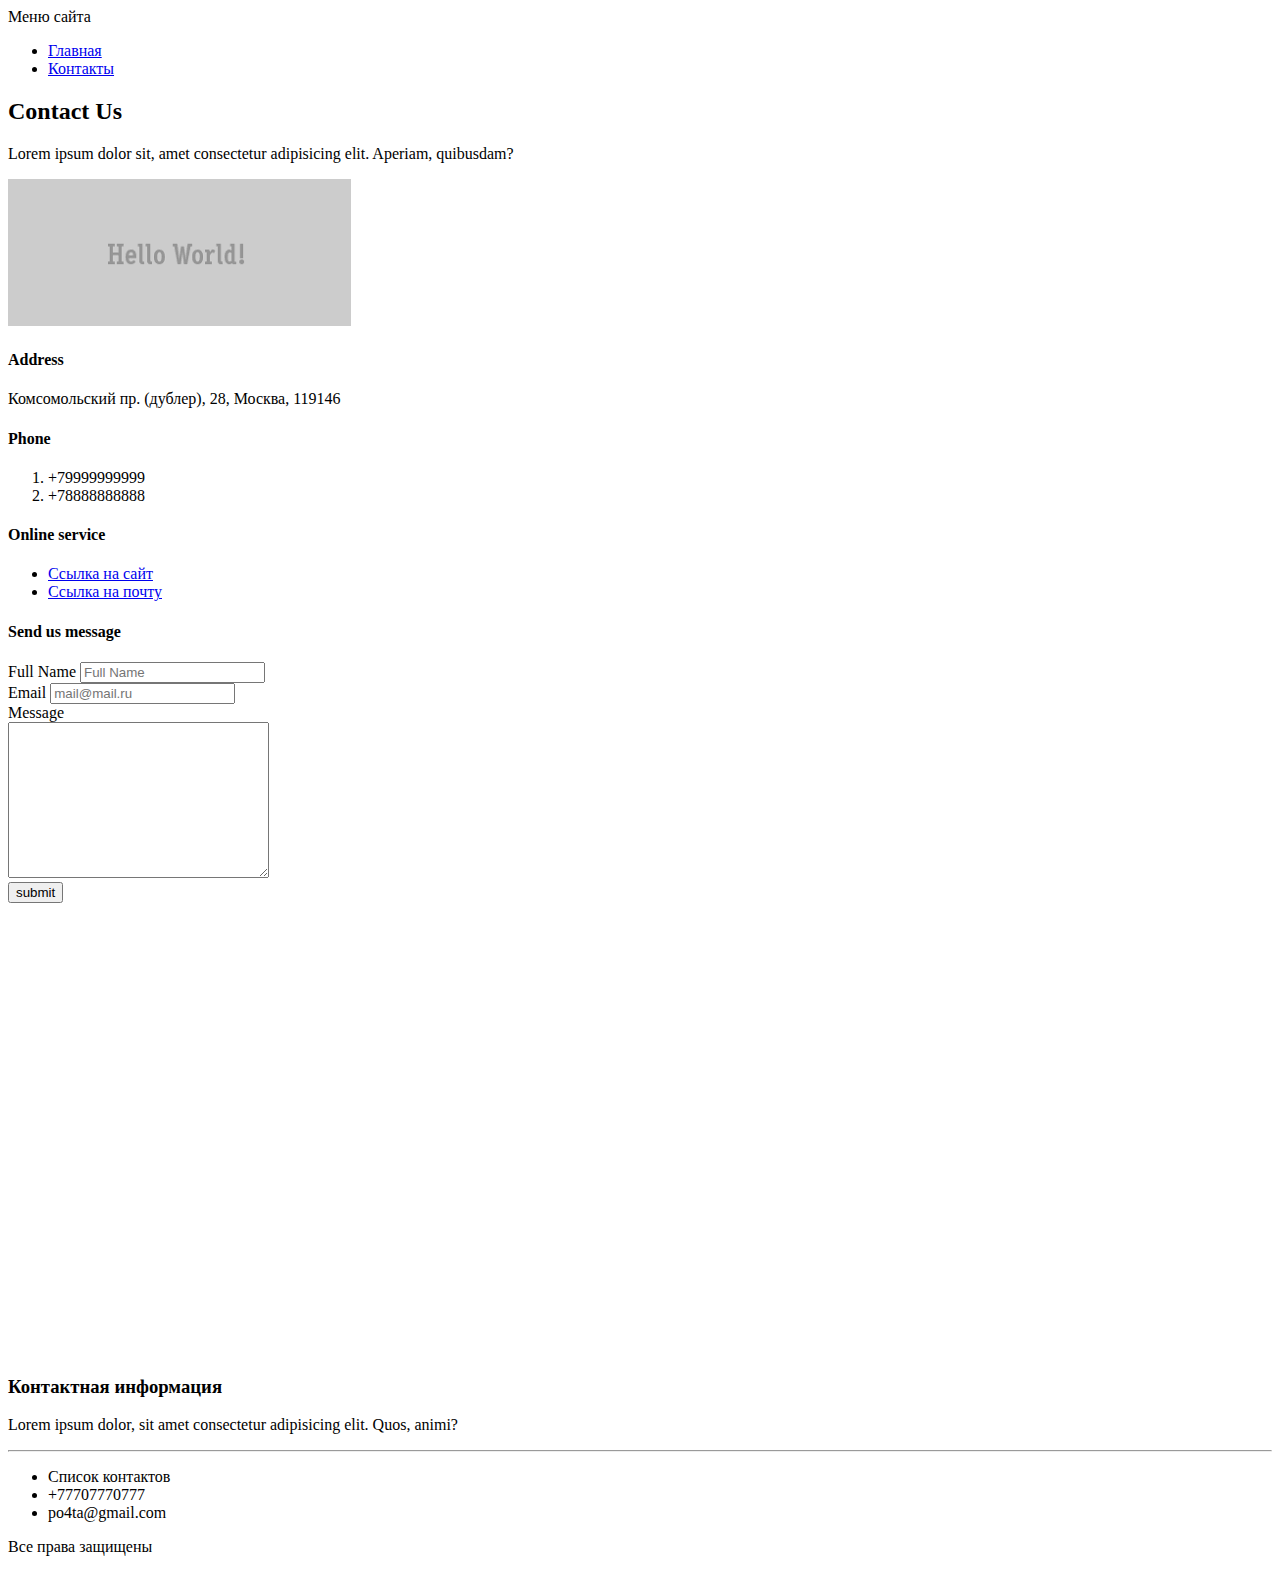
<file: html_css/HomeWork-2/contacts.html>
<!DOCTYPE html>
<html lang="en">

<head>
    <meta charset="UTF-8">
    <meta name="viewport" content="width=device-width, initial-scale=1.0">
    <title>Document</title>
</head>

<body>
    <header>
        Меню сайта
        <ul>
            <li><a href="index.html">Главная</a></li>
            <li><a href="contacts.html">Контакты</a></li>
        </ul>
    </header>
    <h2> Contact Us</h2>
    <p>Lorem ipsum dolor sit, amet consectetur adipisicing elit. Aperiam, quibusdam?</p>
    <img src="img/img1.png" alt="HelloWorld!" title="Hello World!">
    <h4>Address</h4>
    <p>Комсомольский пр. (дублер), 28, Москва, 119146</p>
    <h4> Phone </h4>
    <ol>
        <li>+79999999999</li>
        <li>+78888888888</li>
    </ol>
    <h4>Online service</h4>
    <ul>
        <li><a href="https://www.artlebedev.ru/" target="_blank">Ссылка на сайт</a></li>
        <li><a href="mailto:test@domain.local">Ссылка на почту</a></li>
    </ul>
    <h4>Send us message</h4>
    <form action="#">
        Full Name <input type="text" placeholder="Full Name"><br>
        Email <input type="email" placeholder="mail@mail.ru"><br>
        Message <br>
        <textarea cols="30" rows="10"></textarea><br>
        <button type="submit">submit</button><br>
    </form>
    <iframe
        src="https://www.google.com/maps/embed?pb=!1m18!1m12!1m3!1d2246.819313861819!2d37.577591415509616!3d55.72689218054644!2m3!1f0!2f0!3f0!3m2!1i1024!2i768!4f13.1!3m3!1m2!1s0x46b54b9f22a44405%3A0x8ac64384bf15c384!2z0JrQvtC80YHQvtC80L7Qu9GM0YHQutC40Lkg0L_RgC4gKNC00YPQsdC70LXRgCksIDI4LCDQnNC-0YHQutCy0LAsIDExOTE0Ng!5e0!3m2!1sru!2sru!4v1595021672574!5m2!1sru!2sru"
        width="600" height="450" frameborder="0" style="border:0;" allowfullscreen="" aria-hidden="false"
        tabindex="0"></iframe>
    <footer>
        <h3>Контактная информация</h3>
        <p> Lorem ipsum dolor, sit amet consectetur adipisicing elit. Quos, animi?</p>
        <hr>
        <ul>
            <li>Список контактов</li>
            <li>+77707770777</li>
            <li> po4ta@gmail.com</li>
        </ul>
        <p>Все права защищены</p>
    </footer>
</body>

</html>
</file>
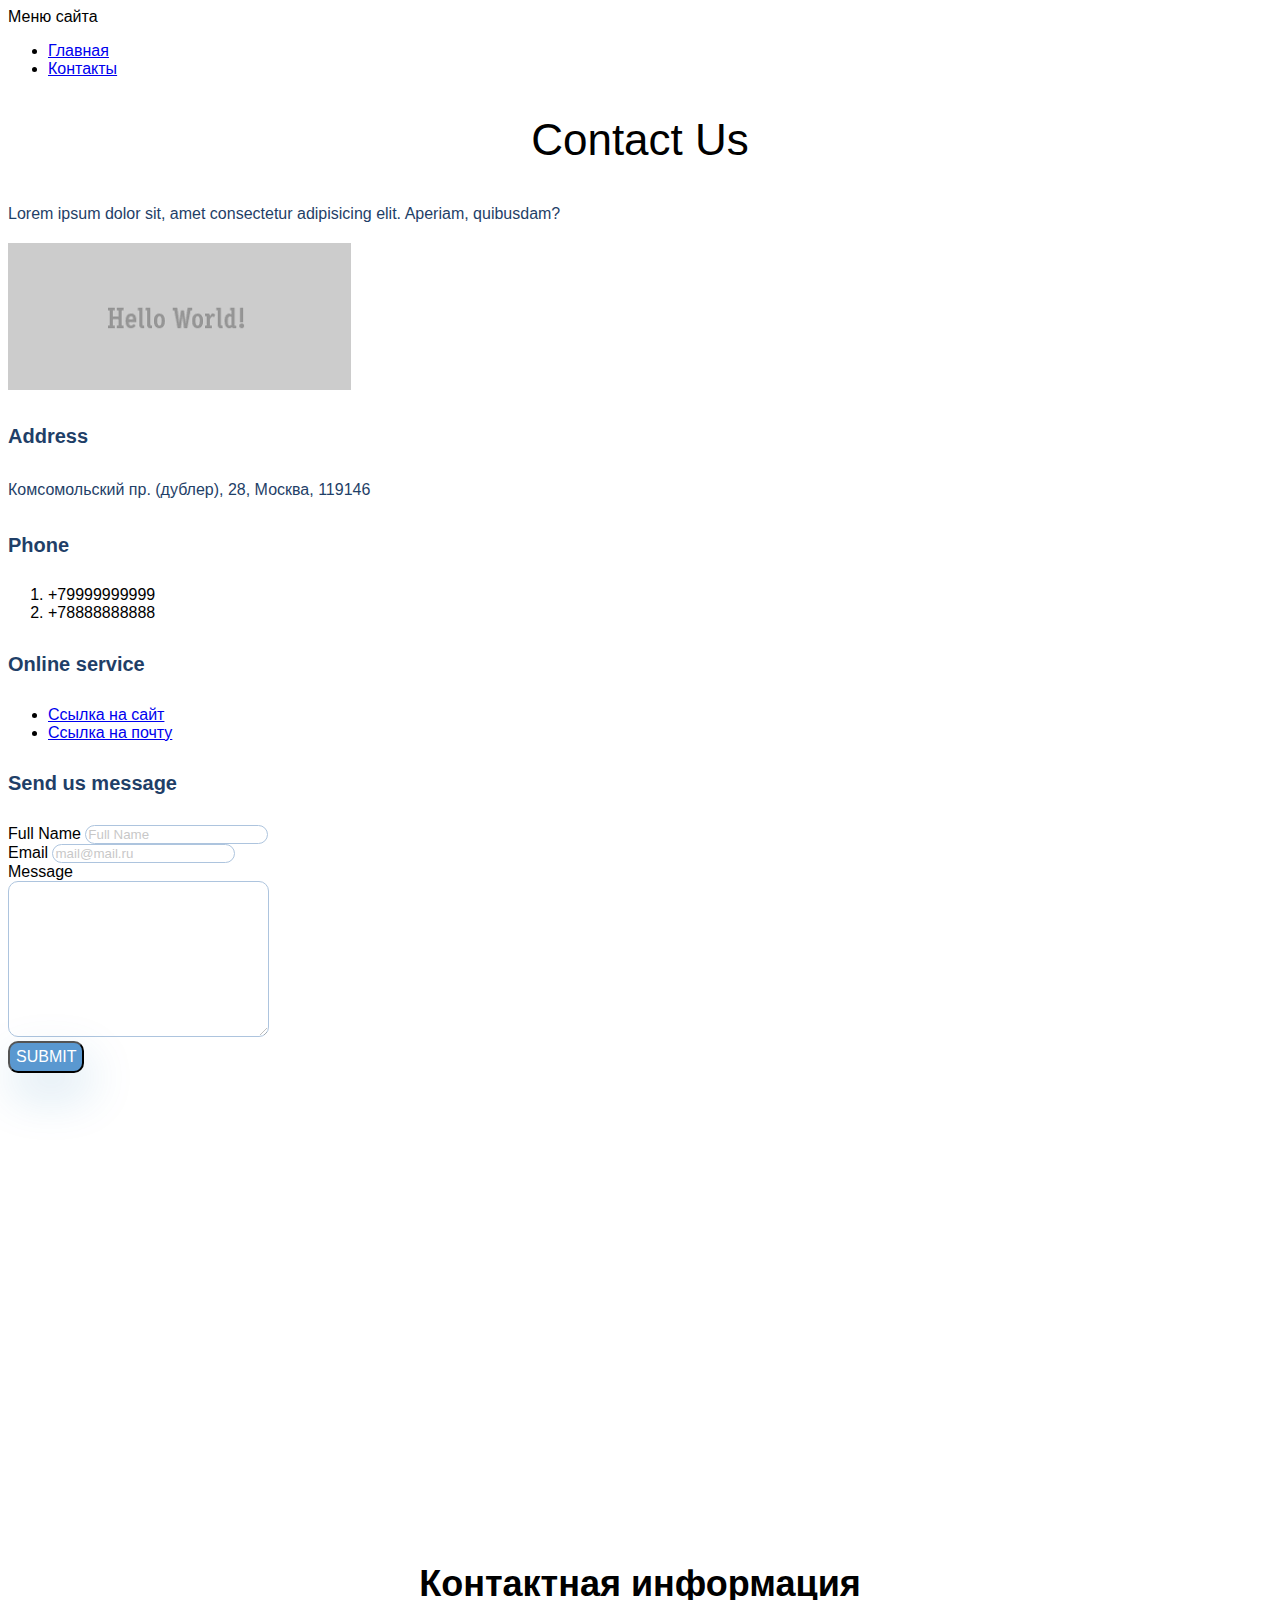
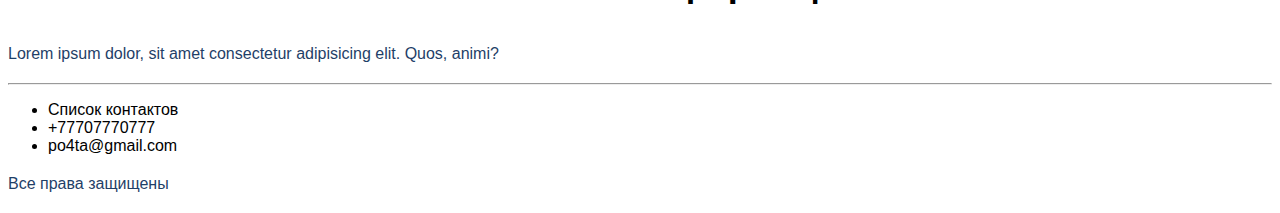
<file: html_css/HomeWork-3/contacts.html>
<!DOCTYPE html>
<html lang="en">

<head>
    <meta charset="UTF-8">
    <meta name="viewport" content="width=device-width, initial-scale=1.0">
    <title>Document</title>
    <link rel="stylesheet" href="style.css">
</head>

<body>
    <header>
        Меню сайта
        <ul>
            <li><a href="index.html">Главная</a></li>
            <li><a href="contacts.html">Контакты</a></li>
        </ul>
    </header>
    <h2 class="secondHeading"> Contact Us</h2>
    <p class="paragraph">Lorem ipsum dolor sit, amet consectetur adipisicing elit. Aperiam, quibusdam?</p>
    <img src="img/img1.png" alt="HelloWorld!" title="Hello World!">
    <h4 class="fourthHeading">Address</h4>
    <p class="paragraph">Комсомольский пр. (дублер), 28, Москва, 119146</p>
    <h4 class="fourthHeading"> Phone </h4>
    <ol>
        <li>+79999999999</li>
        <li>+78888888888</li>
    </ol>
    <h4 class="fourthHeading">Online service</h4>
    <ul>
        <li><a href="https://www.artlebedev.ru/" target="_blank">Ссылка на сайт</a></li>
        <li><a href="mailto:test@domain.local">Ссылка на почту</a></li>
    </ul>
    <h4 class="fourthHeading">Send us message</h4>
    <form action="#">
        Full Name <input class="inputFields" type="text" placeholder="Full Name"><br>
        Email <input class="inputFields" type="email" placeholder="mail@mail.ru"><br>
        Message <br>
        <textarea class="inputFields" cols="30" rows="10"></textarea><br>
        <button class="buttonStyle" type="submit">submit</button><br>
    </form>
    <iframe
        src="https://www.google.com/maps/embed?pb=!1m18!1m12!1m3!1d2246.819313861819!2d37.577591415509616!3d55.72689218054644!2m3!1f0!2f0!3f0!3m2!1i1024!2i768!4f13.1!3m3!1m2!1s0x46b54b9f22a44405%3A0x8ac64384bf15c384!2z0JrQvtC80YHQvtC80L7Qu9GM0YHQutC40Lkg0L_RgC4gKNC00YPQsdC70LXRgCksIDI4LCDQnNC-0YHQutCy0LAsIDExOTE0Ng!5e0!3m2!1sru!2sru!4v1595021672574!5m2!1sru!2sru"
        width="600" height="450" frameborder="0" style="border:0;" allowfullscreen="" aria-hidden="false"
        tabindex="0"></iframe>
    <footer>
        <h3 class="thirdHeading">Контактная информация</h3>
        <p class="paragraph"> Lorem ipsum dolor, sit amet consectetur adipisicing elit. Quos, animi?</p>
        <hr>
        <ul>
            <li>Список контактов</li>
            <li>+77707770777</li>
            <li> po4ta@gmail.com</li>
        </ul>
        <p class="paragraph">Все права защищены</p>
    </footer>
</body>

</html>
</file>
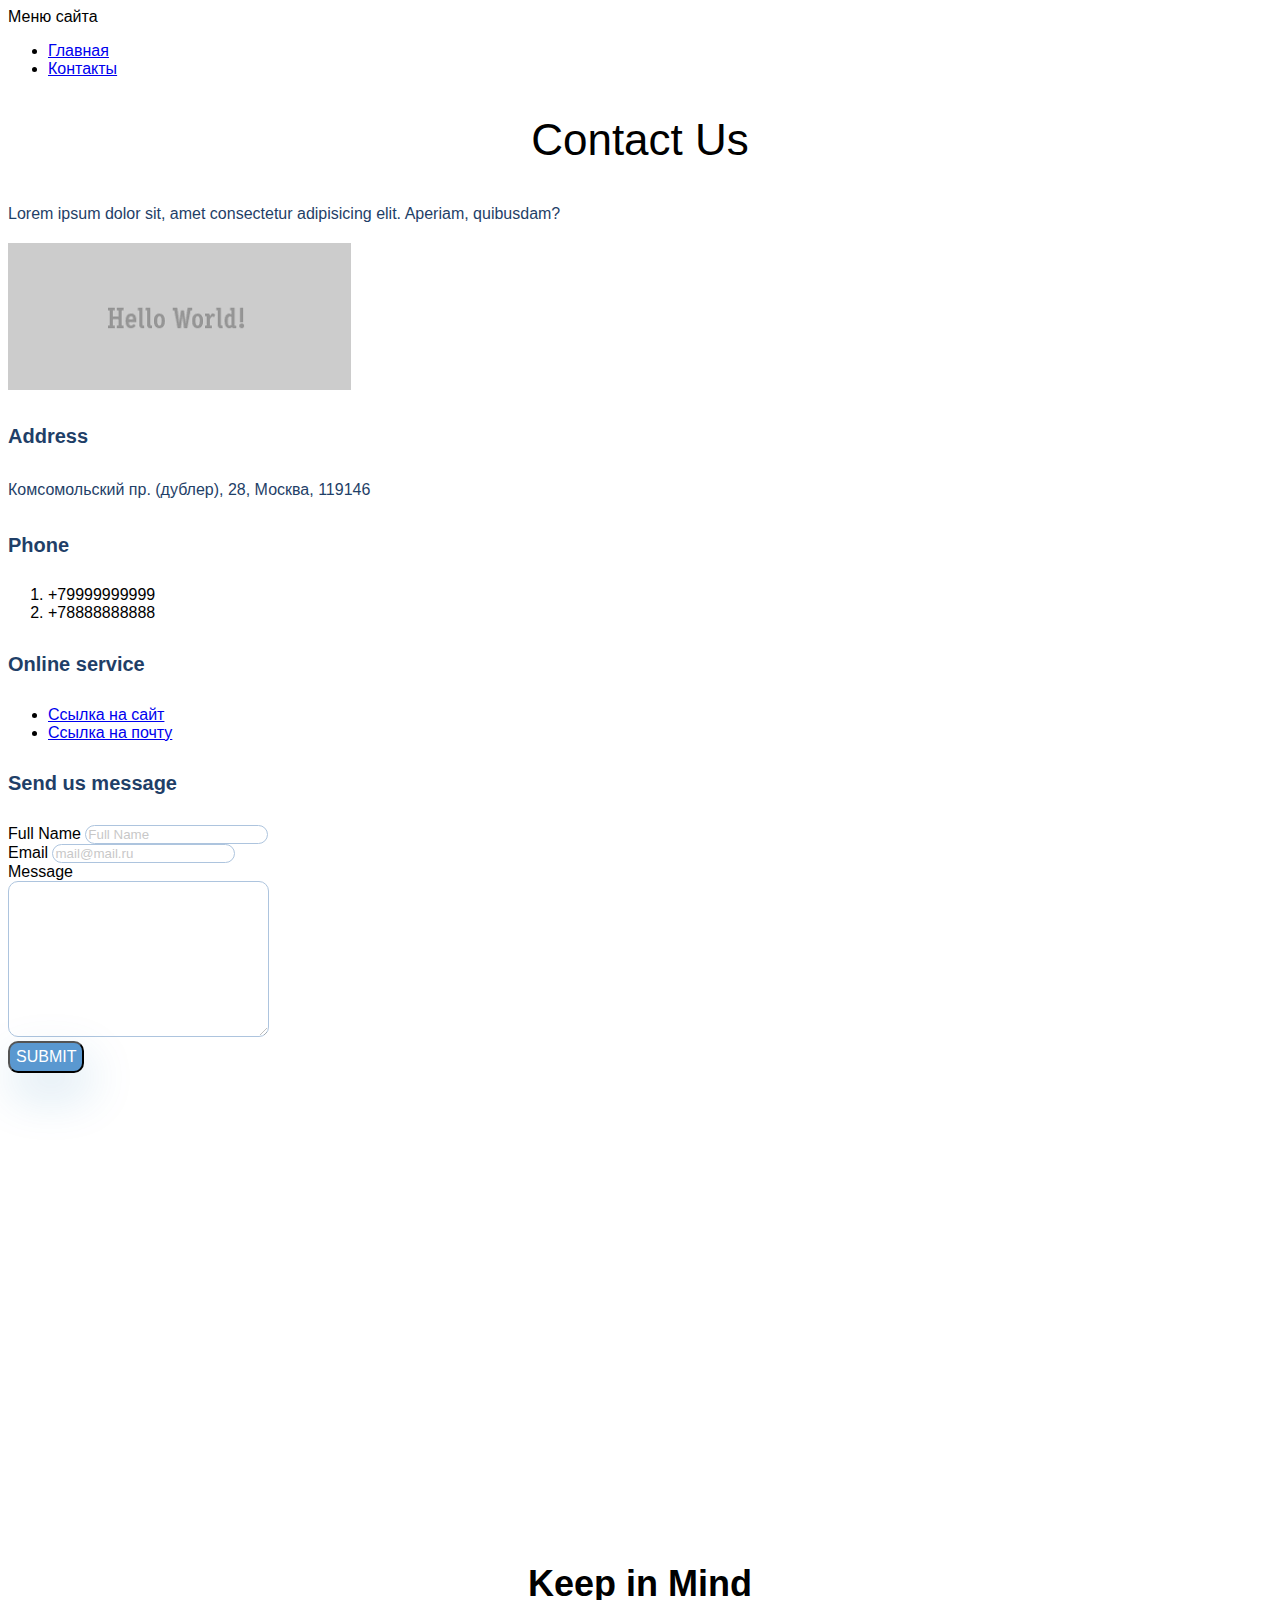
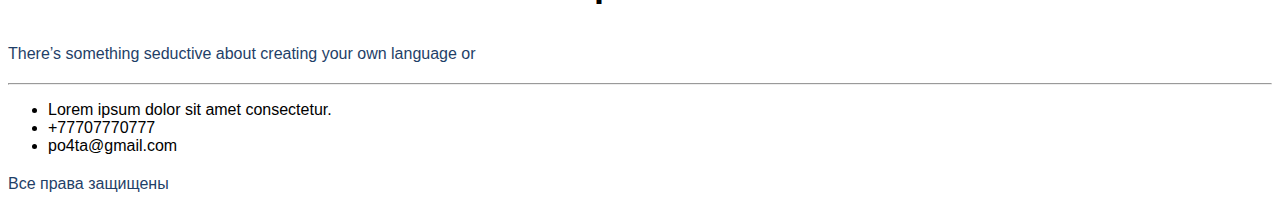
<file: html_css/HomeWork-4/contacts.html>
<!DOCTYPE html>
<html lang="en">

<head>
    <meta charset="UTF-8">
    <meta name="viewport" content="width=device-width, initial-scale=1.0">
    <title>Document</title>
    <link rel="stylesheet" href="style.css">
</head>

<body>
    Меню сайта
    <ul class="listStyle">
        <li><a href="index.html">Главная</a></li>
        <li><a href="contacts.html">Контакты</a></li>
    </ul>
    <div class="contacts-header">
        <h2 class="secondHeading"> Contact Us</h2>
        <p class="paragraph">Lorem ipsum dolor sit, amet consectetur adipisicing elit. Aperiam, quibusdam?</p>
    </div>

    <form action="#">
        <div class="contacts-info">
            <img src="img/img1.png" alt="HelloWorld!" title="Hello World!">
            <h4 class="fourthHeading">Address</h4>
            <p class="paragraph">Комсомольский пр. (дублер), 28, Москва, 119146</p>
            <h4 class="fourthHeading"> Phone </h4>
            <ol>
                <li>+79999999999</li>
                <li>+78888888888</li>
            </ol>
            <h4 class="fourthHeading">Online service</h4>
            <ul>
                <li><a href="https://www.artlebedev.ru/" target="_blank">Ссылка на сайт</a></li>
                <li><a href="mailto:test@domain.local">Ссылка на почту</a></li>
            </ul>
        </div>

        <div class="form">
            <h4 class="fourthHeading">Send us message</h4>
            Full Name <input class="inputFields" type="text" placeholder="Full Name"><br>
            Email <input class="inputFields" type="email" placeholder="mail@mail.ru"><br>
            Message <br>
            <textarea class="inputFields" cols="30" rows="10"></textarea><br>
            <button class="buttonStyle" type="submit">submit</button><br>
        </div>
    </form>
    <iframe
        src="https://www.google.com/maps/embed?pb=!1m18!1m12!1m3!1d2246.819313861819!2d37.577591415509616!3d55.72689218054644!2m3!1f0!2f0!3f0!3m2!1i1024!2i768!4f13.1!3m3!1m2!1s0x46b54b9f22a44405%3A0x8ac64384bf15c384!2z0JrQvtC80YHQvtC80L7Qu9GM0YHQutC40Lkg0L_RgC4gKNC00YPQsdC70LXRgCksIDI4LCDQnNC-0YHQutCy0LAsIDExOTE0Ng!5e0!3m2!1sru!2sru!4v1595021672574!5m2!1sru!2sru"
        width="600" height="450" frameborder="0" style="border:0;" allowfullscreen="" aria-hidden="false"
        tabindex="0"></iframe>

    <div class="footer">
        <div class="footer__top">
            <div class="footer__text">
                <h3 class="thirdHeading">Keep in Mind</h3>
                <p class="paragraph">There’s something seductive about creating your own language or</p>
            </div>
        </div>
        <hr>
        <div class="footer__bottom">
            <ul class="footer__info">
                <li>Lorem ipsum dolor sit amet consectetur.</li>
                <li>+77707770777</li>
                <li> po4ta@gmail.com</li>
            </ul>
            <div class="footer__copy">
                <p class="paragraph">Все права защищены</p>
            </div>
        </div>
    </div>
</body>

</html>
</file>
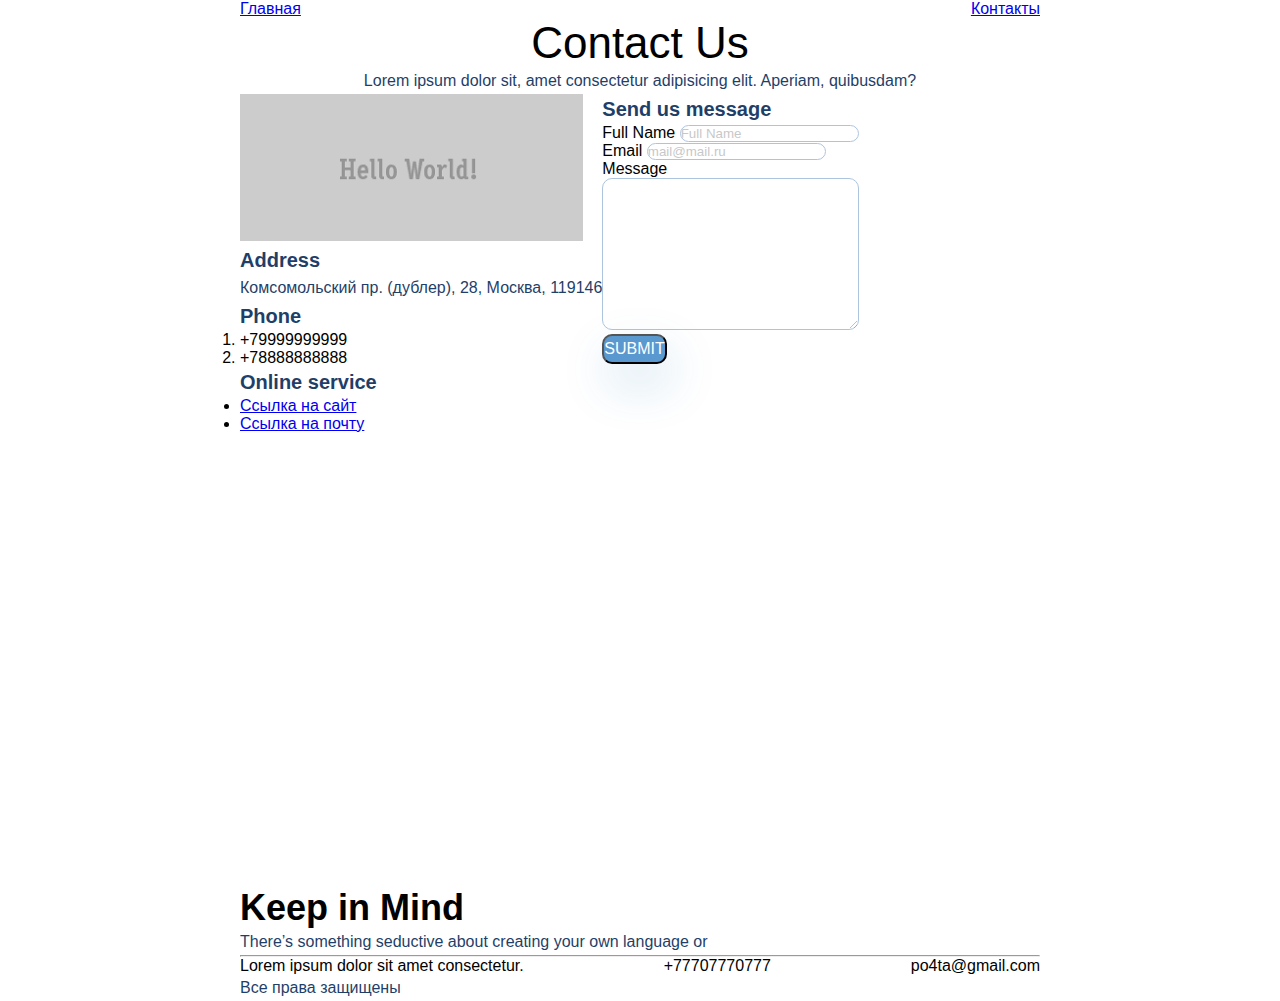
<file: html_css/HomeWork-5/contacts.html>
<!DOCTYPE html>
<html lang="en">

<head>
    <meta charset="UTF-8">
    <meta name="viewport" content="width=device-width, initial-scale=1.0">
    <title>Document</title>
    <link rel="stylesheet" href="style.css">
</head>

<body>
    <div class="container">
        <ul class="header">
            <li><a href="index.html">Главная</a></li>
            <li><a href="contacts.html">Контакты</a></li>
        </ul>
    </div>
    <div class="contacts-header">
        <div class="container">
            <h2 class="secondHeading "> Contact Us</h2>
            <p class="paragraph paragraphH2">Lorem ipsum dolor sit, amet consectetur adipisicing elit. Aperiam,
                quibusdam?
            </p>
        </div>
    </div>
    <form action="#" class="container main">
        <div class="contacts-info">
            <img src="img/img1.png" alt="HelloWorld!" title="Hello World!">
            <h4 class="fourthHeading">Address</h4>
            <p class="paragraph">Комсомольский пр. (дублер), 28, Москва, 119146</p>
            <h4 class="fourthHeading"> Phone </h4>
            <ol>
                <li>+79999999999</li>
                <li>+78888888888</li>
            </ol>
            <h4 class="fourthHeading">Online service</h4>
            <ul>
                <li><a href="https://www.artlebedev.ru/" target="_blank">Ссылка на сайт</a></li>
                <li><a href="mailto:test@domain.local">Ссылка на почту</a></li>
            </ul>
        </div>
        <div class="form">

            <h4 class="fourthHeading">Send us message</h4>
            Full Name <input class="inputFields" type="text" placeholder="Full Name"><br>
            Email <input class="inputFields" type="email" placeholder="mail@mail.ru"><br>
            Message <br>
            <textarea class="inputFields" cols="30" rows="10"></textarea><br>
            <button class="buttonStyle" type="submit">submit</button><br>
        </div>
    </form>

    <div class="container">
        <iframe
            src="https://www.google.com/maps/embed?pb=!1m18!1m12!1m3!1d2246.819313861819!2d37.577591415509616!3d55.72689218054644!2m3!1f0!2f0!3f0!3m2!1i1024!2i768!4f13.1!3m3!1m2!1s0x46b54b9f22a44405%3A0x8ac64384bf15c384!2z0JrQvtC80YHQvtC80L7Qu9GM0YHQutC40Lkg0L_RgC4gKNC00YPQsdC70LXRgCksIDI4LCDQnNC-0YHQutCy0LAsIDExOTE0Ng!5e0!3m2!1sru!2sru!4v1595021672574!5m2!1sru!2sru"
            width="100%" height="450" frameborder="0" style="border:0;" allowfullscreen="" aria-hidden="false"
            tabindex="0"></iframe>
    </div>

    <div class="footer">
        <div class="container">
            <div class="footer__top">
                <div class="footer__text">
                    <h3 class="thirdHeading thirdHeadingFooter">Keep in Mind</h3>
                    <p class="paragraph">There’s something seductive about creating your own language or</p>
                </div>
            </div>
            <hr>
            <div class="footer__bottom">
                <ul class="footer__info">
                    <li>Lorem ipsum dolor sit amet consectetur.</li>
                    <li>+77707770777</li>
                    <li> po4ta@gmail.com</li>
                </ul>
                <div class="footer__copy">
                    <p class="paragraph">Все права защищены</p>
                </div>
            </div>
        </div>
    </div>
</body>

</html>
</file>
<file: html_css/HomeWork-3/style.css>
body {
    font-family: sans-serif;
}

.paragraph {
    font-size: 16px;
	line-height: 26px;
	color: #1F3F68;
}

.mainHeading {
    font-size: 64px;
	color: #1F3F68;
}

.secondHeading {
    font-weight: 500;
	font-size: 44px;
	text-align: center;
}

.thirdHeading {
    font-size: 36px;
	text-align: center;
}

.fourthHeading {
    font-size: 20px;
    line-height: 30px;
    color: #1F3F68;
}

.inputFields {
    border: 1px solid #356EAD;
    box-sizing: border-box;
    border-radius: 10px;
    opacity: 0.4;
}

.buttonStyle { 
    background: #5A98D0;
    box-shadow: 5px 20px 50px rgba(16, 112, 177, 0.2);
    border-radius: 10px;
    font-weight: 500;
    font-size: 16px;
    line-height: 26px;
    text-align: center;
    color: #FFFFFF;
    text-transform: uppercase;
}
</file>
<file: html_css/HomeWork-4/style.css>
body {
    font-family: sans-serif;
}

.paragraph {
    font-size: 16px;
	line-height: 26px;
	color: #1F3F68;
}

.mainHeading {
    font-size: 64px;
	color: #1F3F68;
}

.secondHeading {
    font-weight: 500;
	font-size: 44px;
	text-align: center;
}

.thirdHeading {
    font-size: 36px;
	text-align: center;
}

.fourthHeading {
    font-size: 20px;
    line-height: 30px;
    color: #1F3F68;
}

.inputFields {
    border: 1px solid #356EAD;
    box-sizing: border-box;
    border-radius: 10px;
    opacity: 0.4;
}

.buttonStyle { 
    background: #5A98D0;
    box-shadow: 5px 20px 50px rgba(16, 112, 177, 0.2);
    border-radius: 10px;
    font-weight: 500;
    font-size: 16px;
    line-height: 26px;
    text-align: center;
    color: #FFFFFF;
    text-transform: uppercase;
}
</file>
<file: html_css/HomeWork-5/style.css>
* {
    margin: 0;
    padding: 0;
}

body {
    font-family: sans-serif;
}

.paragraph {
    font-size: 16px;
	line-height: 26px;
	color: #1F3F68;
}

.paragraphH1 { 
    width: 425px;
}

.mainHeading {
    font-size: 64px;
    color: #1F3F68;
    width: 510px;
}

.secondHeading {
    font-weight: 500;
	font-size: 44px;
	text-align: center;
}

.paragraphH2 { 
    text-align: center;
}

.thirdHeading {
    font-size: 36px;
	text-align: center;
}

.thirdHeadingFooter { 
    width: 340px;
    text-align: left;
}

.fourthHeading {
    font-size: 20px;
    line-height: 30px;
    color: #1F3F68;
}

.inputFields {
    border: 1px solid #356EAD;
    box-sizing: border-box;
    border-radius: 10px;
    opacity: 0.4;
}

.buttonStyle { 
    background: #5A98D0;
    box-shadow: 5px 20px 50px rgba(16, 112, 177, 0.2);
    border-radius: 10px;
    font-weight: 500;
    font-size: 16px;
    line-height: 26px;
    text-align: center;
    color: #FFFFFF;
    text-transform: uppercase;
}

.container { 
    max-width: 800px;
    margin: 0 auto;
}

.header { 
    display: flex;
    justify-content: space-between;
    list-style-type: none;
}

.card { 
    width: 359px;
}

.card-box { 
display: flex;
justify-content: space-between;
}

.footer__text { 
    width: 495px;
}

.footer__info { 
list-style-type: none;
display: flex;
justify-content: space-between;
}

.main { 
    display: flex;
}
</file>
<file: html_css/HomeWork-6/style.css>
* {
    margin: 0;
    padding: 0;
}

body {
    font-family: Roboto;
    font-family: sans-serif;
    font-style: normal;
    font-weight: normal;
}

.top { 
    height: 768px;
    background: linear-gradient(0deg,
    #EBF3FB 8.84%, rgba(152, 195, 
    232, 0) 31.12%);
}

.top_info { 
    padding-top: 115px;
    flex-grow: 1;
    background-image: url(img/top__back.png);
    background-repeat: no-repeat;
    background-position: right center;
}

.top__box { 
    display: flex;
    flex-direction: column;
    height: 100%;
}

.top_button { 
    font-size: 16px;
    line-height: 26px;
    text-align: center;
    letter-spacing: 0.04em;
    color: #FFFFFF;
    background: #5A98D0;
    box-shadow: 5px 10px 20px rgba(53, 109, 
    173, 0.322);
    border-radius: 10px;
    padding: 15px 50px;
    text-decoration: none;
    display: inline-block;
    margin-top: 71px;
}

.paragraph {
    font-size: 16px;
	line-height: 26px;
    color: #1F3F68;
    letter-spacing: 0.05em;
    opacity: 0.6;
}

.paragraph__footer{
    color: #FFFFFF;
}

.text__project{
    width: 75%;
    margin: 32px auto 64px;
    color: #222222;
    opacity: 1;
    text-align: center;

}

.paragraphH1 { 
    width: 425px;
}

.mainHeading {
    font-size: 64px;
    color: #1F3F68;
    max-width: 510px;
    font-weight: 300;
    line-height: 74px;
    letter-spacing: 0.04em;
    margin-bottom: 32px;
}

.secondHeading {
    font-weight: 500;
	font-size: 44px;
	text-align: center;
}

.paragraphH2 { 
    text-align: center;
}

.thirdHeading {
    font-size: 36px;
    text-align: center;
    font-weight: 300px;
    line-height: 46px;
    letter-spacing: 0.05em;
}

.thirdHeadingFooter { 
    color: #FFFFFF;
    text-align: left;
    width: 430px;
    margin-bottom: 32px;
}

.fourthHeading {
    font-size: 20px;
    line-height: 30px;
    color: #1F3F68;
    letter-spacing: 0.05em;
    margin-bottom: 14px;
}

.inputFields {
    border: 1px solid #356EAD;
    box-sizing: border-box;
    border-radius: 10px;
    opacity: 0.4;
}

.buttonStyle { 
    background: #5A98D0;
    box-shadow: 5px 20px 50px rgba(16, 112, 177, 0.2);
    border-radius: 10px;
    font-weight: 500;
    font-size: 16px;
    line-height: 26px;
    text-align: center;
    color: #FFFFFF;
    text-transform: uppercase;
}

    .container {
        max-width: 1140px;
        margin: 0 auto;
        /* display: flex; */
        /* flex-direction: column; */
        /* height: 100%; */
    }

.header { 
    display: flex;
    justify-content: space-between;
    list-style-type: none;
    padding-top: 42px;
}

.card { 
    width: 359px;
    padding: 44px 32px;
    box-sizing: border-box;
    box-shadow: 5px 20px 50px rgba(16, 112, 177, 0.2);
    border-radius: 10px;
    background-color: #FFFFFF;
    display: flex;
    flex-direction: column;

}

.card-box { 
display: flex;
justify-content: space-between;
padding-top: 64px;
padding-bottom: 64px;
}

.card_img{
    align-self: center;
    margin-bottom: 51px;
}

.footer__text { 
    width: 495px;
}

.footer__info { 
display: flex;
justify-content: space-between;
margin-top: 64px;
}

.main { 
    display: flex;
}

.what-we-do { 
    padding-top: 64px;
}

.card__link { 
    font-size: 14px;
    line-height: 30px;
    letter-spacing: 0.05em;
    color: #5A98D0;
    text-decoration: none;
}

.project { 
    margin-bottom: 112px;
}

.project__img { 
    width: 100%;
}

.project__text  {
    font-size: 32px;
    line-height: 46px;
    text-align: right;
    letter-spacing: 0.05em;
    color: #FFFFFF;
    position: absolute;
    top: 64px;
    right: 64px;
}

.project_item{
    position: relative;
    flex-grow: 1;
}

.project__parent { 
    display: flex;
    justify-content: space-between;
    margin-top: 32px;
}

.project_item_margin  {
    margin-right: 32px;
}

.project__text_mini  {
    right: auto;
    left: 32px;
    top: 32px;
    text-align: left;
}

.footer { 
background-color: #316099;
padding-top: 91px;
padding-bottom: 64px;
margin-top: 112px;
}

.footer__top { 
    display: flex;
    justify-content: space-between;
    align-items: center;
}

.footer__copy  {
    padding: 64px 0px 64px 0px;
}

.footer__copy__text {
    font-size: 16px;
    line-height: 26px;
    letter-spacing: 0.05em; 
    color: #FFFFFF;
    opacity: 0.4;
}

.footer__button{
    font-size: 16px;
    line-height: 26px;
    text-align: center;
    letter-spacing: 0.04em;
    color: #FFFFFF;
    padding: 15px 80px;
    background: #5A98D0;
    text-decoration: none;
}

hr {
    opacity: 0.4;
}

.footer__list{
    font-size: 16px;
    line-height: 26px;
    letter-spacing: 0.05em;
    color: #FFFFFF;
    flex-grow: 1;
    flex-basis: 33.3333%;
    list-style-type: none;
    display: flex;
    margin-right: 32px;
}
</file>
<file: html_css/HomeWork-7-2.0/style.css>
* {
    margin: 0;
    padding: 0;
}

body {
    font-family: Roboto;
    font-family: sans-serif;
    font-style: normal;
    font-weight: normal;
}

.top { 
    min-height: 768px;
    background: linear-gradient(0deg,
    #EBF3FB 8.84%, rgba(152, 195, 
    232, 0) 31.12%);
}

.top_info { 
    padding-top: 115px;
    flex-grow: 1;
    background-image: url(img/top__back.png);
    background-repeat: no-repeat;
    background-position: right center;
    background-size: 44%;
}

.top__box { 
    display: flex;
    flex-direction: column;
    height: 100%;
}

.top_button { 
    font-size: 16px;
    line-height: 26px;
    text-align: center;
    letter-spacing: 0.04em;
    color: #FFFFFF;
    background: #5A98D0;
    box-shadow: 5px 10px 20px rgba(53, 109, 
    173, 0.322);
    border-radius: 10px;
    padding: 15px 50px;
    text-decoration: none;
    display: inline-block;
    margin-top: 71px;
}

.paragraph {
    font-size: 16px;
	line-height: 26px;
    color: #1F3F68;
    letter-spacing: 0.05em;
    opacity: 0.6;
}

.paragraph__footer{
    color: #FFFFFF;
}

.text__project{
    width: 75%;
    margin: 32px auto 64px;
    color: #222222;
    opacity: 1;
    text-align: center;

}

.paragraphH1 { 
    width: 425px;
}

.mainHeading {
    font-size: 64px;
    color: #1F3F68;
    max-width: 510px;
    font-weight: 300;
    line-height: 74px;
    letter-spacing: 0.04em;
    margin-bottom: 32px;
}

.secondHeading {
    font-weight: 500;
	font-size: 44px;
	text-align: center;
}

.paragraphH2 { 
    text-align: center;
}

.thirdHeading {
    font-size: 36px;
    text-align: center;
    font-weight: 300px;
    line-height: 46px;
    letter-spacing: 0.05em;
}

.thirdHeadingFooter { 
    color: #FFFFFF;
    text-align: left;
    width: 340px;
    margin-bottom: 32px;
}

.fourthHeading {
    font-size: 20px;
    line-height: 30px;
    color: #1F3F68;
    letter-spacing: 0.05em;
    margin-bottom: 14px;
}

.inputFields {
    border: 1px solid #356EAD;
    box-sizing: border-box;
    border-radius: 10px;
    opacity: 0.4;
}

.buttonStyle { 
    background: #5A98D0;
    box-shadow: 5px 20px 50px rgba(16, 112, 177, 0.2);
    border-radius: 10px;
    font-weight: 500;
    font-size: 16px;
    line-height: 26px;
    text-align: center;
    color: #FFFFFF;
    text-transform: uppercase;
}

    .container {
        max-width: 1140px;
        margin: 0 auto;
    }

.header { 
    display: flex;
    justify-content: space-between;
    list-style-type: none;
    padding-top: 42px;
}

.card { 
    width: 359px;
    padding: 44px 32px;
    box-sizing: border-box;
    box-shadow: 5px 20px 50px rgba(16, 112, 177, 0.2);
    border-radius: 10px;
    background-color: #FFFFFF;
    display: flex;
    flex-direction: column;

}

.card-box { 
display: flex;
justify-content: space-between;
padding-top: 64px;
padding-bottom: 64px;
}

.card_img {
    align-self: center;
    margin-bottom: 51px;
}

.footer__text { 
    width: 495px;
}

.footer__info { 
    display: flex;
    justify-content: space-between;
    margin-top: 64px;
}

.main { 
    display: flex;
}

.what-we-do { 
    padding-top: 64px;
}

.card__link { 
    font-size: 14px;
    line-height: 30px;
    letter-spacing: 0.05em;
    color: #5A98D0;
    text-decoration: none;
}

.project { 
    margin-bottom: 112px;
}

.project__img { 
    width: 100%;
}

.project__text  {
    font-size: 32px;
    line-height: 46px;
    text-align: right;
    letter-spacing: 0.05em;
    color: #FFFFFF;
    position: absolute;
    top: 64px;
    right: 64px;
}

.project_item{
    position: relative;
    flex-grow: 1;
}

.project__parent { 
    display: flex;
    justify-content: space-between;
    margin-top: 32px;
}

.project_item_margin  {
    margin-right: 32px;
}

.project__text_mini  {
    right: auto;
    left: 32px;
    top: 32px;
    text-align: left;
}

.footer { 
    background-color: #316099;
    padding-top: 91px;
    padding-bottom: 64px;
    margin-top: 112px;
}

.footer__top { 
    padding-bottom: 96px;
    display: flex;
    justify-content: center;
    flex-wrap: wrap;
    align-items: center;
    justify-content: space-between;
}

.footer__copy  {
    margin-top: 64px;
}

.footer__copy__text {
    font-size: 16px;
    line-height: 26px;
    letter-spacing: 0.05em; 
    color: #FFFFFF;
    opacity: 0.4;
}

.footer__button{
    font-size: 16px;
    line-height: 26px;
    text-align: center;
    letter-spacing: 0.04em;
    color: #FFFFFF;
    padding: 15px 80px;
    background: #5A98D0;
    text-decoration: none;
}

hr {
    opacity: 0.4;
}

.footer__list{
    font-size: 16px;
    line-height: 26px;
    letter-spacing: 0.05em;
    color: #FFFFFF;
    flex-grow: 1;
    flex-basis: 33.3333%;
    list-style-type: none;
    display: flex;
    margin-right: 32px;
}

@media (max-width: 1024px) {
    
    .container {
        padding-left: 32px;
        padding-right: 32px;
    }

    .top_info {
        background-position: right 280px;
    }

    .card-box {
        flex-direction: column;
        align-items: center;
    }

    .card {
        margin-bottom: 32px;
    }

    .footer  {
        padding-top: 48px;
    }

    .footer__button { 
        padding: 4px 31px;
    }

    .container { 
        padding-left: 32px;
        padding-right: 32px;
    }

    .footer__info  {
        flex-direction: column;
    }

    .footer__list { 
        margin-bottom: 24px;
    }
}

@media (max-width: 667px) {

    .header {
        padding-top: 24px;
    }

    .top {
        min-height: 376px;
        padding-bottom: 41px;
        box-sizing: border-box;
    }

    .top_info {
        padding-top: 36px;
        display: flex;
        flex-direction: column;
        align-items: center;
        background-image: none;
    }

    .mainHeading {
        width: 100%;
        font-size: 32px;
        line-height: 37px; 
        margin-bottom: 12px;
        text-align: center;
    }

    .paragraphH1 {
        width: 100%;
        text-align: center;
    }

    .top_button {
        font-size: 12px;
        line-height: 26px;
        padding: 0 8px;
    }

    .thirdHeading {
       font-size: 24px;
       line-height: 28px; 
    }

    .what-we-do {
        padding-top: 48px;
    }

    .card-box {
        padding-top: 32px;
    }

    .card {
        width: 100%;
    }

    .text__project {
        width: 100%;
    }

    .project__text {
        font-size: 16px;
        line-height: 19px;
        top: 16px;
        right: 16px;
    }

    .project__text_mini {
        left: 16px;
    }

    .project__parent {
       flex-direction: column;  
       margin-top: 16px;
    }

    .project_item_margin {
        margin-right: 0;
        margin-bottom: 16px;
    }

    .footer__copy { 
        margin-top: 32px;
    }

    .thirdHeadingFooter { 
        width: 75%;
        margin: 0 auto 32px;
        text-align: center;
    }

    .paragraph__footer  {
        text-align: center;
        margin-bottom: 40px;
    }

    .footer__text { 
        width: 100%;
    }

    .footer__top  {
        flex-direction: column;
        padding-bottom: 41px;
    }

    .container  {
        padding-left: 32px;
        padding-right: 32px;
    }

    .footer__info { 
        flex-direction: column;
    }

    .footer__list  {
        margin-bottom: 18px;
    }

    .footer  {
        padding-top: 18px;
        padding-bottom: 32px;
    }

}
</file>
<file: html_css/HomeWork-8/style.css>
* {
    margin: 0;
    padding: 0;
}
    .container {
        max-width: 1140px;
        margin: 0 auto;
    }

body {
    font-family: Roboto;
    font-family: sans-serif;
    font-style: normal;
    font-weight: normal;
}

.top { 
    min-height: 768px;
    background: linear-gradient(0deg,
    #EBF3FB 8.84%, rgba(152, 195, 
    232, 0) 31.12%);
}

.top_info { 
    padding-top: 115px;
    flex-grow: 1;
    background-image: url(img/top__back.png);
    background-repeat: no-repeat;
    background-position: right center;
    background-size: 44%;
}

.top__box { 
    display: flex;
    flex-direction: column;
    height: 100%;
}

.top_button { 
    font-size: 16px;
    line-height: 26px;
    text-align: center;
    letter-spacing: 0.04em;
    color: #FFFFFF;
    background: #5A98D0;
    box-shadow: 5px 10px 20px rgba(53, 109, 
    173, 0.322);
    border-radius: 10px;
    padding: 15px 50px;
    text-decoration: none;
    display: inline-block;
    margin-top: 71px;
}

.paragraph {
    font-size: 16px;
	line-height: 26px;
    color: #1F3F68;
    letter-spacing: 0.05em;
    opacity: 0.6;
}

.paragraph__footer {
    color: #FFFFFF;
}

.text__project{
    width: 75%;
    margin: 32px auto 64px;
    color: #222222;
    opacity: 1;
    text-align: center;
}

.paragraphH1 { 
    width: 425px;
}

.mainHeading {
    font-size: 64px;
    color: #1F3F68;
    max-width: 510px;
    font-weight: 300;
    line-height: 74px;
    letter-spacing: 0.04em;
    margin-bottom: 32px;
}

.secondHeading {
    font-weight: 500;
	font-size: 44px;
    text-align: center;
    line-height: 74px;
    letter-spacing: 0.04em;
    color: #FFFFFF;
    padding-bottom: 16px;
}

.paragraphH2 { 
    text-align: center;
    font-size: 20px;
    line-height: 30px;
    letter-spacing: 0.04em;
    color: rgba(255, 255, 255, 0.6);
}

.thirdHeading {
    font-size: 36px;
    text-align: center;
    font-weight: 300px;
    line-height: 46px;
    letter-spacing: 0.05em;
}

.thirdHeadingFooter { 
    color: #FFFFFF;
    text-align: left;
    width: 340px;
    margin-bottom: 32px;
}

.fourthHeading {
    font-size: 20px;
    line-height: 30px;
    color: #1F3F68;
    letter-spacing: 0.05em;
    margin-bottom: 14px;
}

.inputFields {
    border: 1px solid #356EAD;
    box-sizing: border-box;
    border-radius: 10px;
    opacity: 0.4;
    width: 100%;
    padding-top: 21px;
    padding-bottom: 21px;
    padding-left: 42px;
}

.buttonStyle { 
    width: 100%;
    padding: 23px 0px;
    font-weight: 500;
    font-size: 16px;
    line-height: 26px;
    text-align: center;
    letter-spacing: 0.04em;
    color: #FFFFFF;
    margin-top: 72px;
    background: #5A98D0;
    box-shadow: 5px 20px 50px rgba(16, 112, 177, 0.2);
    border-radius: 10px;
}

.header { 
    display: flex;
    justify-content: space-between;
    list-style-type: none;
    padding-top: 42px;
}

.card { 
    width: 359px;
    padding: 44px 32px;
    box-sizing: border-box;
    box-shadow: 5px 20px 50px rgba(16, 112, 177, 0.2);
    border-radius: 10px;
    background-color: #FFFFFF;
    display: flex;
    flex-direction: column;
}

.card-box { 
display: flex;
justify-content: space-between;
padding-top: 64px;
padding-bottom: 64px;
}

.card_img {
    align-self: center;
    margin-bottom: 51px;
}

.footer__text { 
    width: 495px;
}

.footer__info { 
    display: flex;
    justify-content: space-between;
    margin-top: 64px;
}

.main { 
    display: flex;
    padding-top: 53px;
    padding-bottom: 96px;
    justify-content: space-between;
}

.what-we-do { 
    padding-top: 64px;
}

.card__link { 
    font-size: 14px;
    line-height: 30px;
    letter-spacing: 0.05em;
    color: #5A98D0;
    text-decoration: none;
}

.project { 
    margin-bottom: 112px;
}

.project__img { 
    width: 100%;
}

.project__text  {
    font-size: 32px;
    line-height: 46px;
    text-align: right;
    letter-spacing: 0.05em;
    color: #FFFFFF;
    position: absolute;
    top: 64px;
    right: 64px;
}

.project_item{
    position: relative;
    flex-grow: 1;
}

.project__parent { 
    display: flex;
    justify-content: space-between;
    margin-top: 32px;
}

.project_item_margin  {
    margin-right: 32px;
}

.project__text_mini  {
    right: auto;
    left: 32px;
    top: 32px;
    text-align: left;
}

.footer { 
    background-color: #316099;
    padding-top: 91px;
    padding-bottom: 64px;
    margin-top: 112px;
}

.footer__top { 
    padding-bottom: 96px;
    display: flex;
    justify-content: center;
    flex-wrap: wrap;
    align-items: center;
    justify-content: space-between;
}

.footer__copy {
    margin-top: 64px;
}

.footer__copy__text {
    font-size: 16px;
    line-height: 26px;
    letter-spacing: 0.05em; 
    color: #FFFFFF;
    opacity: 0.4;
}

.footer__button {
    font-size: 16px;
    line-height: 26px;
    text-align: center;
    letter-spacing: 0.04em;
    color: #FFFFFF;
    padding: 15px 80px;
    background: #5A98D0;
    text-decoration: none;
}

hr {
    opacity: 0.4;
}

.footer__list {
    font-size: 16px;
    line-height: 26px;
    letter-spacing: 0.05em;
    color: #FFFFFF;
    flex-grow: 1;
    flex-basis: 33.3333%;
    list-style-type: none;
    display: flex;
    margin-right: 32px;
}

.contacts-header { 
    padding-top: 55px;
    padding-bottom: 49px;
    background-image: url(img/contacts_img.png);
    background-repeat: no-repeat;
    background-size: cover;
}

.fourthHeadingINFO  {
    width: 299px;
    padding-top: 40px;
    margin-bottom: 24px;
}

.info_text { 
    width: 299px;
}

.contact__list { 
   list-style-type: none;
}

.paragraph__list { 
    padding-bottom: 16px;
}

.form { 
    background: #FFFFFF;
    box-shadow: 5px 10px 50px rgba(16, 112, 177, 0.2);
    border-radius: 10px;
    width: 540px;
}

.fourthHeading_SendUsMsg { 
    padding-top: 56px;
    padding-left: 56px;
    margin-bottom: 0px;
}

.msg__form { 
    padding: 48px 56px;
}

.form__label { 
    font-size: 16px;
    line-height: 30px;
    letter-spacing: 0.04em;
    color: #1F3F68;
    opacity: 0.8;
}

.form__label_2 {
    padding-top: 32px;
}

.contacts-info  {
    width: 301px;
}

@media (max-width: 1024px) {
    
    .container {
        padding-left: 32px;
        padding-right: 32px;
    }

    .top_info {
        background-position: right 280px;
    }

    .card-box {
        flex-direction: column;
        align-items: center;
    }

    .card {
        margin-bottom: 32px;
    }

    .footer  {
        padding-top: 48px;
    }

    .footer__button { 
        padding: 4px 31px;
    }

    .container { 
        padding-left: 32px;
        padding-right: 32px;
    }

    .footer__info  {
        flex-direction: column;
    }

    .footer__list { 
        margin-bottom: 24px;
    }

    .main { 
        flex-direction: column;
        align-items: center;
    }

    .contacts-info  {
        padding-top: 64px;
        padding-bottom: 64px;
    }

    .contacts-header { 
       margin-top: 40px; 
    }
}

@media (max-width: 667px) {

    .header {
        padding-top: 24px;
    }

    .top {
        min-height: 376px;
        padding-bottom: 41px;
        box-sizing: border-box;
    }

    .top_info {
        padding-top: 36px;
        display: flex;
        flex-direction: column;
        align-items: center;
        background-image: none;
    }

    .mainHeading {
        width: 100%;
        font-size: 32px;
        line-height: 37px; 
        margin-bottom: 12px;
        text-align: center;
    }

    .main { 
        padding: 37px 16px 32px 16px;
    }

    .paragraphH1 {
        width: 100%;
        text-align: center;
    }

    .top_button {
        width: 108px;
        height: 27px;
        font-size: 12px;
        line-height: 26px;
        padding: 0 8px;
    }

    .thirdHeading {
       font-size: 24px;
       line-height: 28px; 
    }

    .what-we-do {
        padding-top: 48px;
    }

    .card-box {
        padding-top: 32px;
    }

    .card {
        width: 100%;
    }

    .text__project {
        width: 100%;
    }

    .project__text {
        font-size: 16px;
        line-height: 19px;
        top: 16px;
        right: 16px;
    }

    .project__text_mini {
        left: 16px;
    }

    .project__parent {
       flex-direction: column;  
       margin-top: 16px;
    }

    .project_item_margin {
        margin-right: 0;
        margin-bottom: 16px;
    }

    .footer__copy { 
        margin-top: 32px;
    }

    .thirdHeadingFooter { 
        width: 75%;
        margin: 0 auto 32px;
        text-align: center;
    }

    .paragraph__footer  {
        text-align: center;
        margin-bottom: 40px;
    }

    .footer__text { 
        width: 100%;
    }

    .footer__top  {
        flex-direction: column;
        padding-bottom: 41px;
    }

    .container  {
        padding-left: 32px;
        padding-right: 32px;
    }

    .footer__info { 
        flex-direction: column;
    }

    .footer__list  {
        margin-bottom: 18px;
    }

    .footer  {
        padding-top: 18px;
        padding-bottom: 32px;
        margin-top: 32px;
    }

    .contacts-header  {
        margin-top: 25px;
    }

    .contacts-info { 
        width: 100%;
        padding-bottom: 32px;
    }

    .fourthHeading_SendUsMsg  {
        font-size: 16px;
        letter-spacing: 0.04em;
        margin-bottom: 0px;
        padding-top: 36px;
        padding-left: 36px;
    }

    .form  {
        width: 100%;
    }

    .msg__form {
        padding: 31px 35px; 
    }

    .form__label { 
        font-size: 14px;
    }

    .inputFields { 
        padding-top: 13px;
        padding-bottom: 13px;
        padding-left: 26px
    }

    .buttonStyle { 
        background: #5A98D0;
        box-shadow: 5px 20px 50px rgba(16, 112, 177, 0.2);
        border-radius: 10px; 
        padding: 15px 0;
        margin-top: 46px;
    }

    .project { 
        margin-bottom: 0px;
    }

}
</file>
